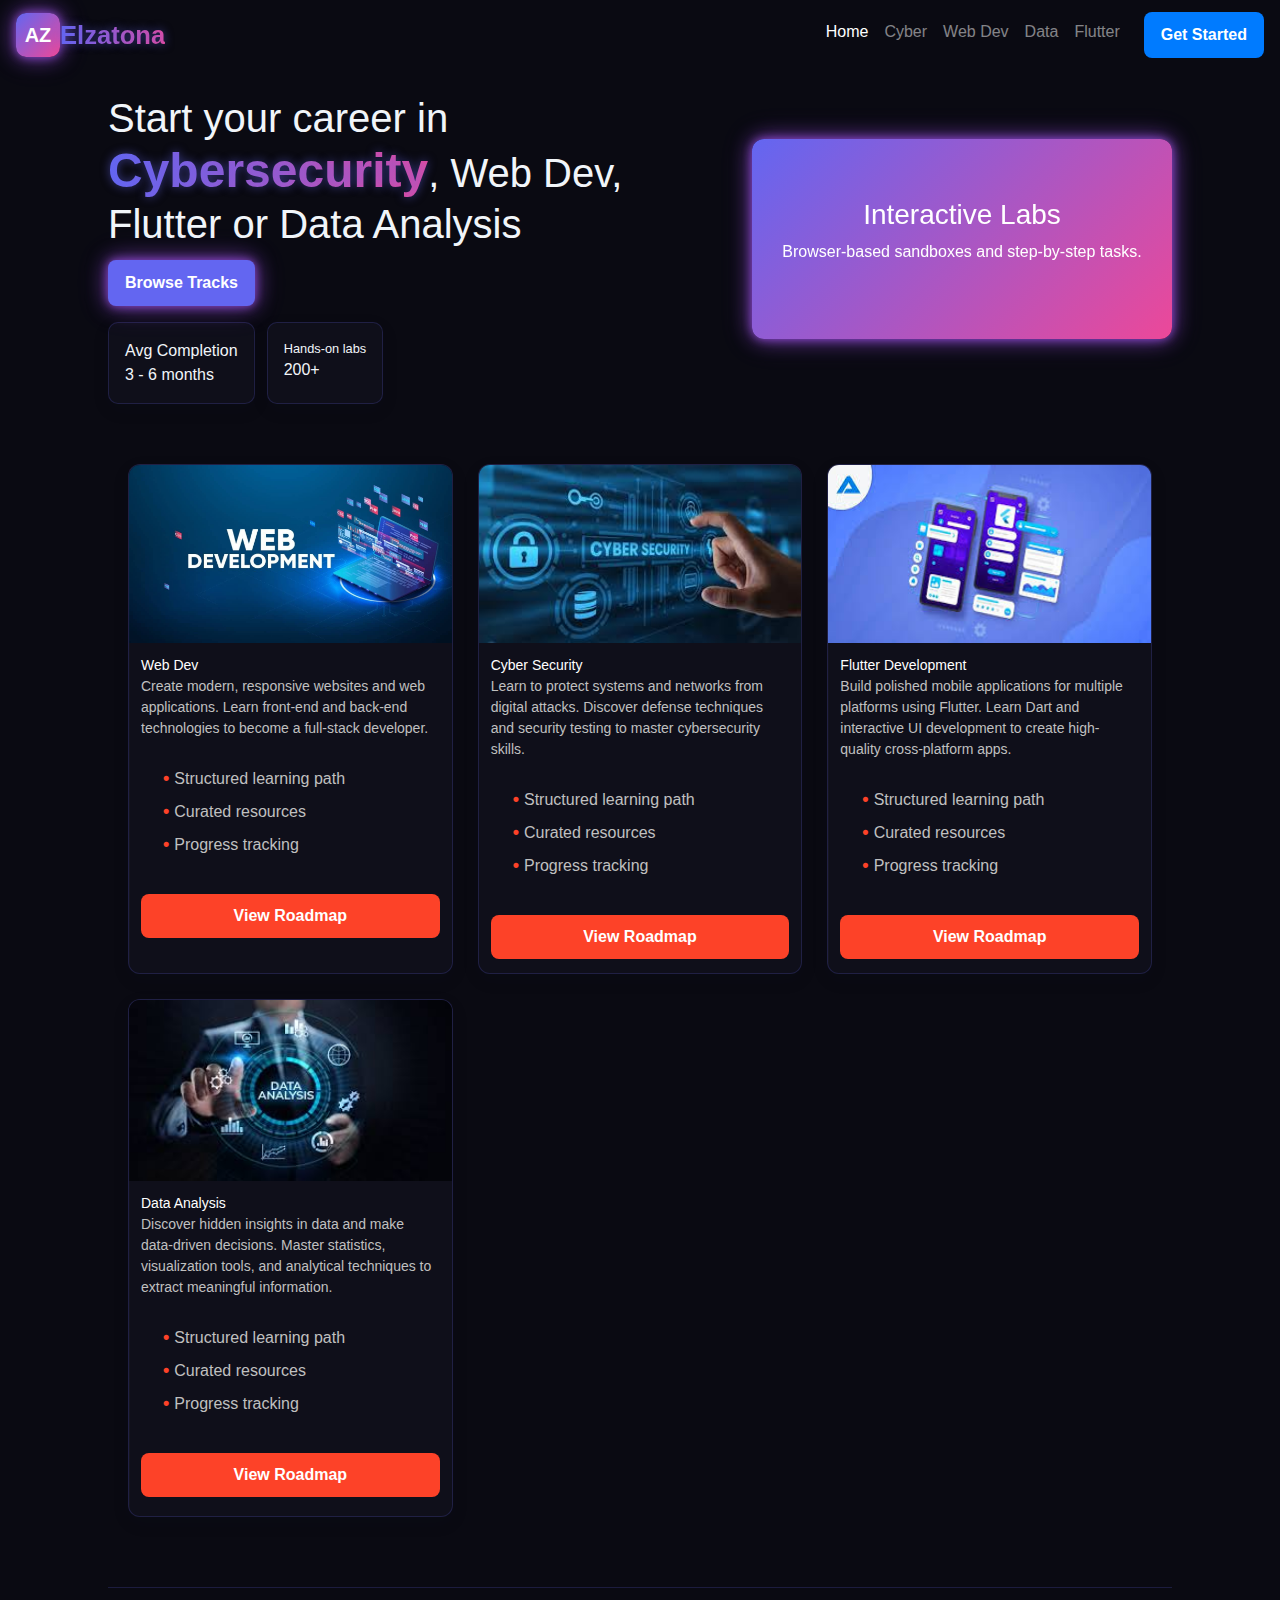
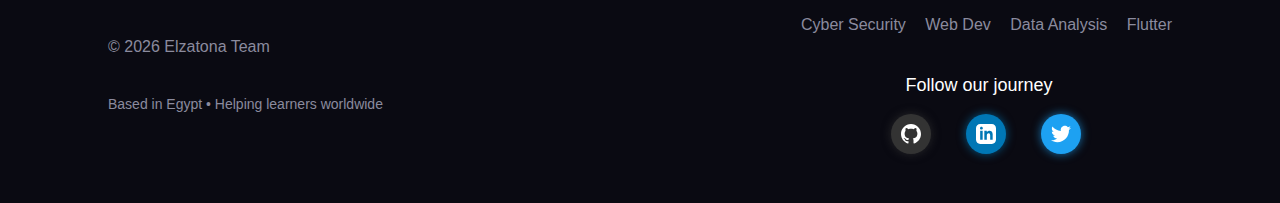
<file: index.html>
<!DOCTYPE html>
<html lang="en">
  <head>
    <meta charset="utf-8" />
    <meta name="viewport" content="width=device-width, initial-scale=1" />
    <meta
      name="description"
      content="Elzatona - Start your career in Cybersecurity, Web Development, Flutter, or Data Analysis with structured learning paths."
    />
    <meta
      name="keywords"
      content="cybersecurity, web development, flutter, data analysis, learning roadmap, tech education"
    />
    <meta name="author" content="Elzatona Team" />
    <meta name="robots" content="index, follow" />
    <title>Elzatona — Home</title>
    <link rel="stylesheet" href="css/bootstrap.css" />

    <link rel="stylesheet" href="style.css" />
    <link rel="icon" type="image/png" href="images/favicon.png" />
  </head>

  <body class="home-page">
    <!-- النقط اللي في الباك -->
    <nav class="navbar navbar-expand-lg navbar-dark bg-7C7CFF">
      <a class="navbar-brand d-flex align-items-center" href="index.html">
        <div class="brand me-2">AZ</div>
        <div class="title me-2">Elzatona</div>
      </a>

      <a href="#a" class="navbar-toggler" data-toggle="collapse">
        <span class="navbar-toggler-icon"></span>
      </a>

      <div id="a" class="collapse navbar-collapse">
        <ul class="navbar-nav ml-auto">
          <li class="nav-item">
            <a class="nav-link active" href="index.html">Home</a>
          </li>
          <li class="nav-item">
            <a class="nav-link" href="cyber.html">Cyber</a>
          </li>
          <li class="nav-item">
            <a class="nav-link" href="web.html">Web Dev</a>
          </li>
          <li class="nav-item">
            <a class="nav-link" href="data-analysis.html">Data</a>
          </li>
          <li class="nav-item">
            <a class="nav-link" href="flutter.html">Flutter</a>
          </li>
          <li class="nav-item">
            <a class="btn btn-primary ml-lg-3" href="#tracks">Get Started</a>
          </li>
        </ul>
      </div>
    </nav>

    <main class="container">
      <section class="HTS">
        <div class="HTS-left">
          <h1>
            Start your career in <span class="accent">Cybersecurity</span>, Web
            Dev, Flutter or Data Analysis
          </h1>

          <div class="cta">
            <a class="btn primary" href="#tracks">Browse Tracks</a>
          </div>

          <div class="stats">
            <div class="stat">
              <div class="">Avg Completion</div>
              <div class="big">3 - 6 months</div>
            </div>

            <div class="stat">
              <div class="small">Hands-on labs</div>
              <div class="big">200+</div>
            </div>
          </div>
        </div>

        <!-- CARD TRANSFORM -->
        <div class="HTS-right">
          <div class="flip-card">
            <div class="flip-card-inner">
              <div class="flip-card-front">
                <h3>Interactive Labs</h3>
                <p>Browser-based sandboxes and step-by-step tasks.</p>
              </div>
              <div class="flip-card-back">
                <h3>Featured Path</h3>
                <p>Cybersecurity - Foundations</p>
                <a
                  class="btn primary small"
                  href="cyber.html"
                  style="margin-top: 10px"
                  >Start</a
                >
              </div>
            </div>
          </div>
        </div>
      </section>

      <!-- Tracks -->
      <div class="tracks" id="tracks">
        <a class="track" href="web.html" id="web-track">
          <img
            class="img-track"
            src="images/web-photo.jpeg"
            alt="Web Track Image"
          />
          <div class="track-body">
            <div class="track-swatch purple">Web Dev</div>
            <div class="disc-track">
              <p>
                Create modern, responsive websites and web applications. Learn
                front-end and back-end technologies to become a full-stack
                developer.
              </p>
            </div>
            <ul class="track-feature">
              <li>Structured learning path</li>
              <li>Curated resources</li>
              <li>Progress tracking</li>
            </ul>
            <button class="track-butt btn">View Roadmap</button>
          </div>
        </a>
        <!-- Cyber Security Track -->
        <a class="track" href="cyber.html" id="cyber-track">
          <img
            class="img-track"
            src="images/cyber-photo.jfif"
            alt="Cyber Security Track Image"
          />
          <div class="track-body">
            <div class="track-swatch red">Cyber Security</div>
            <div class="disc-track">
              <p>
                Learn to protect systems and networks from digital attacks.
                Discover defense techniques and security testing to master
                cybersecurity skills.
              </p>
            </div>
            <ul class="track-feature">
              <li>Structured learning path</li>
              <li>Curated resources</li>
              <li>Progress tracking</li>
            </ul>
            <button class="track-butt btn">View Roadmap</button>
          </div>
        </a>

        <!-- Flutter Track -->
        <a class="track" href="flutter.html" id="flutter-track">
          <img
            class="img-track"
            src="images/flutter.photo.jfif"
            alt="Flutter Track Image"
          />
          <div class="track-body">
            <div class="track-swatch blue">Flutter Development</div>
            <div class="disc-track">
              <p>
                Build polished mobile applications for multiple platforms using
                Flutter. Learn Dart and interactive UI development to create
                high-quality cross-platform apps.
              </p>
            </div>
            <ul class="track-feature">
              <li>Structured learning path</li>
              <li>Curated resources</li>
              <li>Progress tracking</li>
            </ul>
            <button class="track-butt btn">View Roadmap</button>
          </div>
        </a>

        <!-- Data Analysis Track -->
        <a class="track" href="data-analysis.html" id="data-track">
          <img
            class="img-track"
            src="images/data.photo.jfif"
            alt="Data Analysis Track Image"
          />
          <div class="track-body">
            <div class="track-swatch green">Data Analysis</div>
            <div class="disc-track">
              <p>
                Discover hidden insights in data and make data-driven decisions.
                Master statistics, visualization tools, and analytical
                techniques to extract meaningful information.
              </p>
            </div>
            <ul class="track-feature">
              <li>Structured learning path</li>
              <li>Curated resources</li>
              <li>Progress tracking</li>
            </ul>
            <button class="track-butt btn">View Roadmap</button>
          </div>
        </a>
      </div>

       <!-- Footer -->
    <footer class="foot">
      <div style="display: flex; flex-direction: column; gap: 15px;">
        <div>© 2026 Elzatona Team </div>
        <div class="contact-info">
          <p> Based in Egypt • Helping learners worldwide</p>
        </div>
      </div>
      <div style="display: flex; flex-direction: column; gap: 15px;">
        <div>
          <a href="cyber.html">Cyber Security</a>
          <a href="web.html">Web Dev</a>
          <a href="data-analysis.html">Data Analysis</a>
          <a href="flutter.html">Flutter</a>
        </div>
        
        <div class="social-media">
          <div class="social-title">Follow our journey</div>
          <div class="social-icons">
            <a href="https://github.com/3mmar3bdalkber/HTS-Roadmap-Programming-fields" target="_blank" class="social-icon github" title="GitHub">
              <svg xmlns="http://www.w3.org/2000/svg" width="20" height="20" viewBox="0 0 24 24" fill="white">
                <path d="M12 0c-6.626 0-12 5.373-12 12 0 5.302 3.438 9.8 8.207 11.387.599.111.793-.261.793-.577v-2.234c-3.338.726-4.033-1.416-4.033-1.416-.546-1.387-1.333-1.756-1.333-1.756-1.089-.745.083-.729.083-.729 1.205.084 1.839 1.237 1.839 1.237 1.07 1.834 2.807 1.304 3.492.997.107-.775.418-1.305.762-1.604-2.665-.305-5.467-1.334-5.467-5.931 0-1.311.469-2.381 1.236-3.221-.124-.303-.535-1.524.117-3.176 0 0 1.008-.322 3.301 1.23.957-.266 1.983-.399 3.003-.404 1.02.005 2.047.138 3.006.404 2.291-1.552 3.297-1.23 3.297-1.23.653 1.653.242 2.874.118 3.176.77.84 1.235 1.911 1.235 3.221 0 4.609-2.807 5.624-5.479 5.921.43.372.823 1.102.823 2.222v3.293c0 .319.192.694.801.576 4.765-1.589 8.199-6.086 8.199-11.386 0-6.627-5.373-12-12-12z"/>
              </svg>
            </a>
            <a href="https://linkedin.com" target="_blank" class="social-icon linkedin" title="LinkedIn">
              <svg xmlns="http://www.w3.org/2000/svg" width="20" height="20" viewBox="0 0 24 24" fill="white">
                <path d="M19 0h-14c-2.761 0-5 2.239-5 5v14c0 2.761 2.239 5 5 5h14c2.762 0 5-2.239 5-5v-14c0-2.761-2.238-5-5-5zm-11 19h-3v-11h3v11zm-1.5-12.268c-.966 0-1.75-.79-1.75-1.764s.784-1.764 1.75-1.764 1.75.79 1.75 1.764-.783 1.764-1.75 1.764zm13.5 12.268h-3v-5.604c0-3.368-4-3.113-4 0v5.604h-3v-11h3v1.765c1.396-2.586 7-2.777 7 2.476v6.759z"/>
              </svg>
            </a>
            <a href="https://x.com/3mmar_3bdulkber" target="_blank" class="social-icon twitter" title="Twitter">
              <svg xmlns="http://www.w3.org/2000/svg" width="20" height="20" viewBox="0 0 24 24" fill="white">
                <path d="M24 4.557c-.883.392-1.832.656-2.828.775 1.017-.609 1.798-1.574 2.165-2.724-.951.564-2.005.974-3.127 1.195-.897-.957-2.178-1.555-3.594-1.555-3.179 0-5.515 2.966-4.797 6.045-4.091-.205-7.719-2.165-10.148-5.144-1.29 2.213-.669 5.108 1.523 6.574-.806-.026-1.566-.247-2.229-.616-.054 2.281 1.581 4.415 3.949 4.89-.693.188-1.452.232-2.224.084.626 1.956 2.444 3.379 4.6 3.419-2.07 1.623-4.678 2.348-7.29 2.04 2.179 1.397 4.768 2.212 7.548 2.212 9.142 0 14.307-7.721 13.995-14.646.962-.695 1.797-1.562 2.457-2.549z"/>
              </svg>
            </a>
          </div>
        </div>
      </div>
    </footer>
    </main>
    <script src="js/jquery-3.7.1.min.js"></script>
    <script src="js/popper.min.js"></script>
    <script src="js/bootstrap.js"></script>

    <script src="ja.js"></script>
  </body>
</html>
</file>
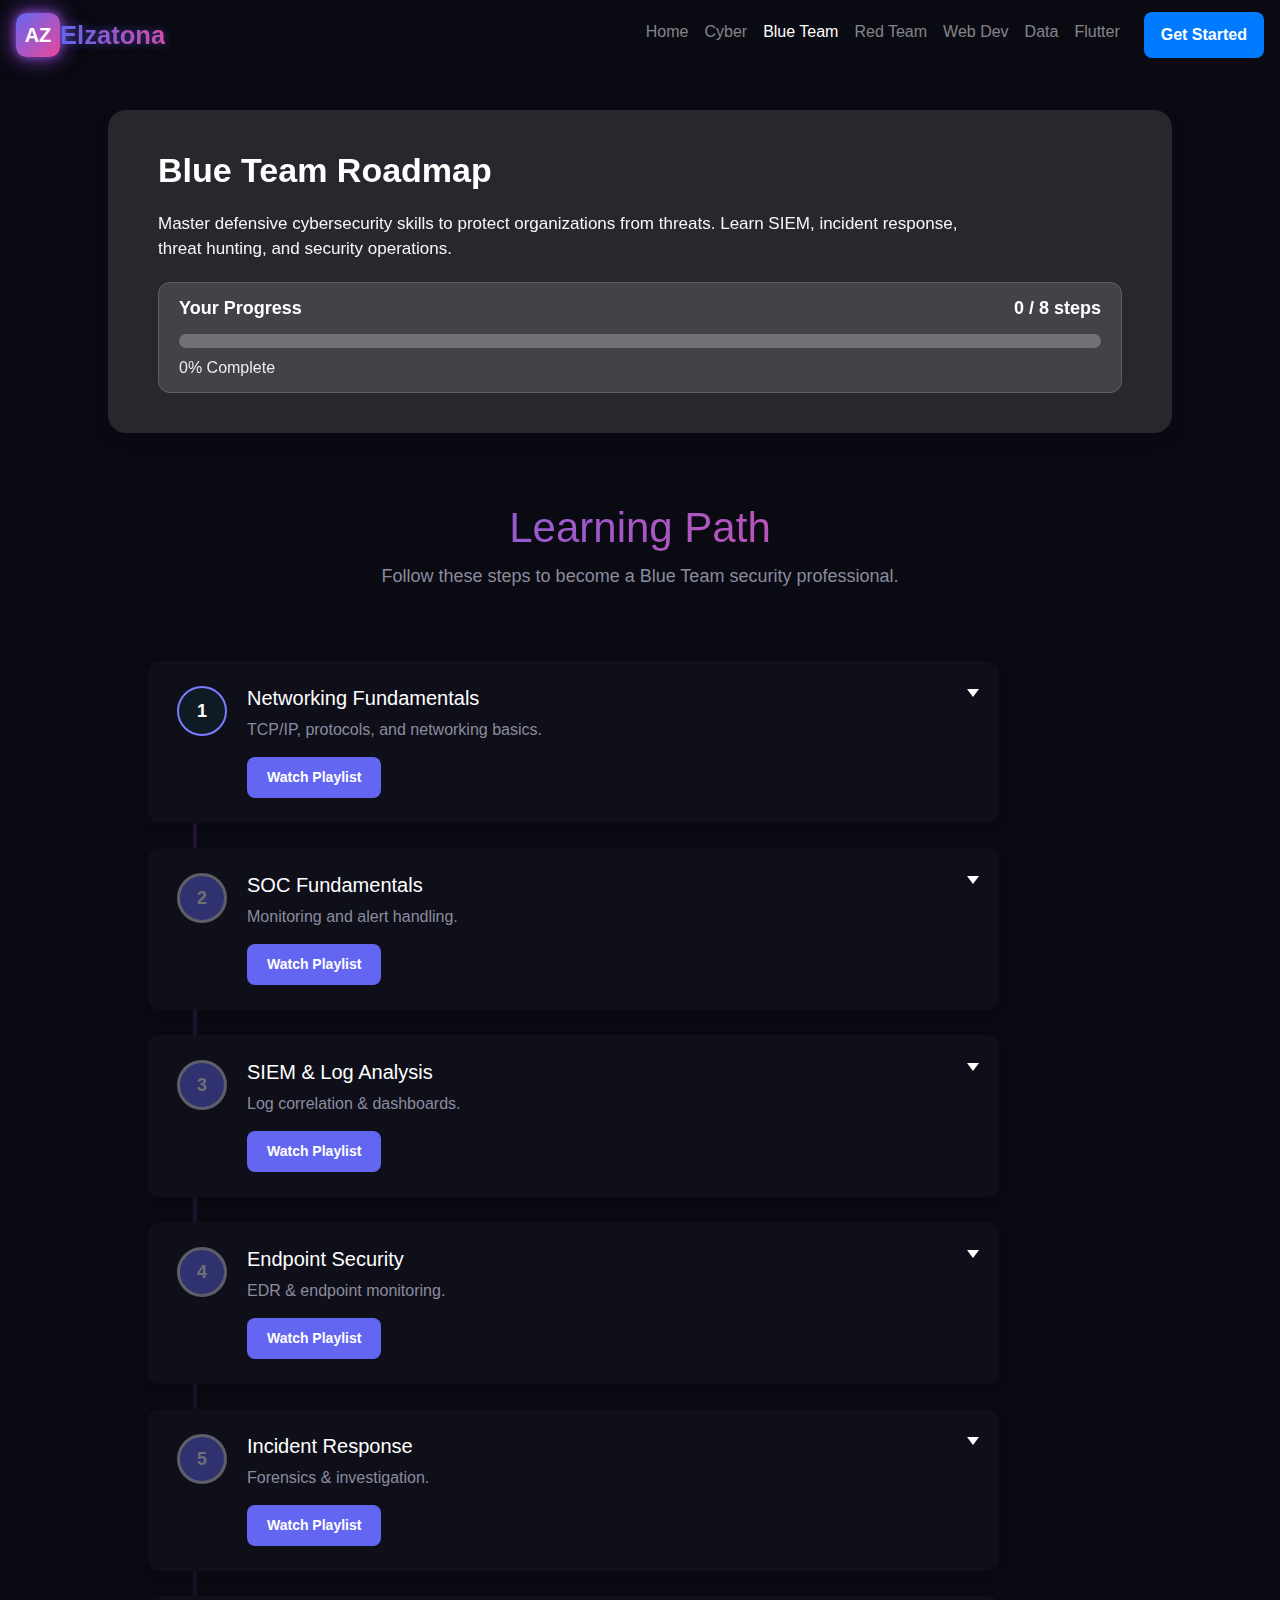
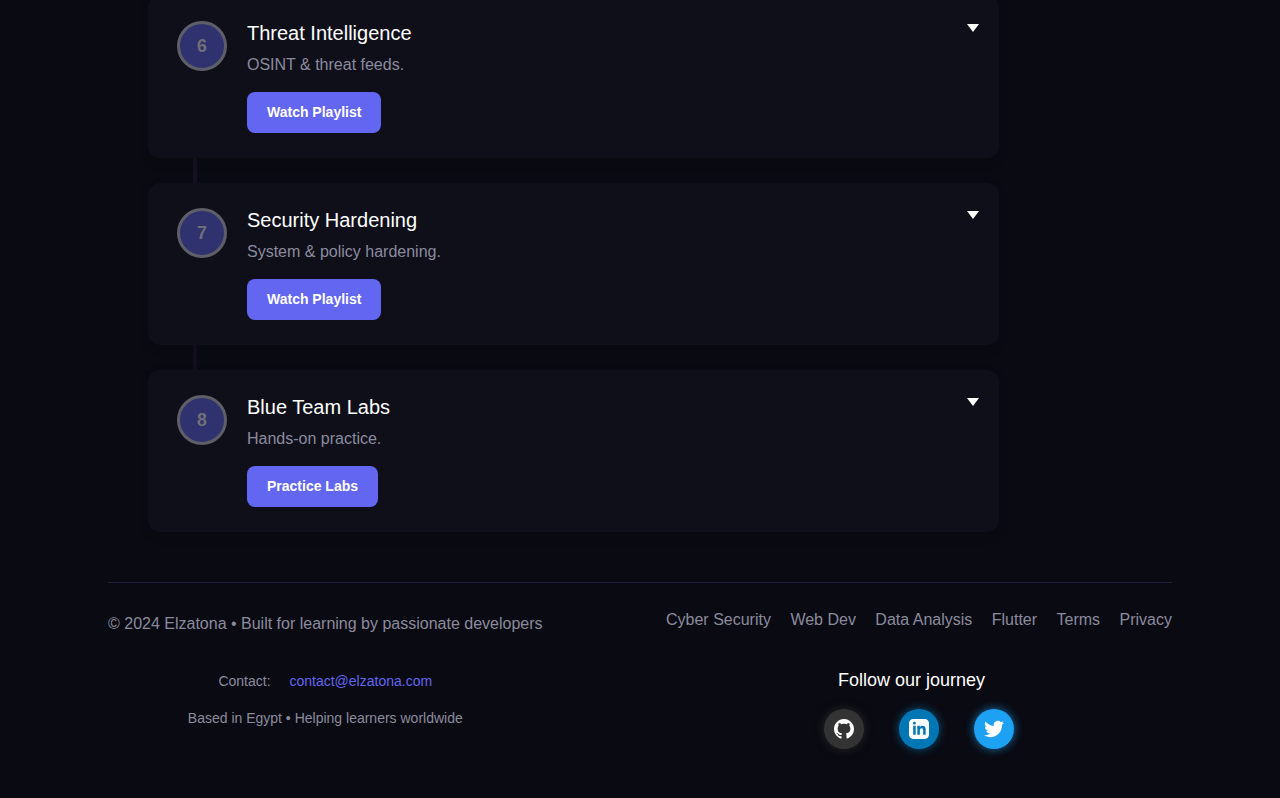
<file: blue-team.html>
<!DOCTYPE html>
<html lang="en">

<head>
  <meta charset="utf-8" />
  <meta name="viewport" content="width=device-width, initial-scale=1" />
  <meta name="description" content="Elzatona Blue Team - Master defensive cybersecurity skills including SIEM, incident response, threat hunting, and security operations.">
  <meta name="keywords" content="blue team, cybersecurity, SIEM, incident response, threat hunting, security operations, SOC">
  <meta name="author" content="Elzatona Team">
  <title>Elzatona — Blue Team</title>
    <link rel="stylesheet" href="css/bootstrap.css" />
  <link rel="stylesheet" href="style.css" />
  <link rel="icon" type="image/png" href="images/favicon.png" />

</head>

<body class="cyber-page">


      <nav class="navbar navbar-expand-lg navbar-dark bg-7C7CFF">
      <a class="navbar-brand d-flex align-items-center" href="#index.html">
        <div class="brand me-2">AZ</div>
        <div class="title me-2">Elzatona</div>
      </a>

      <a href="#a" class="navbar-toggler" data-toggle="collapse">
        <span class="navbar-toggler-icon"></span>
      </a>

      <div id="a" class="collapse navbar-collapse">
        <ul class="navbar-nav ml-auto">
          <li class="nav-item">
            <a class="nav-link" href="index.html">Home</a>
          </li>
          <li class="nav-item">
            <a class="nav-link " href="cyber.html">Cyber</a>
          </li>
           <li class="nav-item">
            <a class="nav-link active" href="blue-team.html">Blue Team</a>
          </li> <li class="nav-item">
            <a class="nav-link" href="red-team.html">Red Team</a>
          </li>
          <li class="nav-item">
            <a class="nav-link" href="web.html">Web Dev</a>
          </li>
          <li class="nav-item">
            <a class="nav-link" href="data-analysis.html">Data</a>
          </li>
          <li class="nav-item">
            <a class="nav-link" href="flutter.html">Flutter</a>
          </li>
          <li class="nav-item">
            <a class="btn btn-primary ml-lg-3" href="#tracks">Get Started</a>
          </li>
        </ul>
      </div>
    </nav>
  <main class="container">
    <section class="track-section">
      <h2>Blue Team Roadmap</h2>
      <p class="muted">
        Master defensive cybersecurity skills to protect organizations from threats.
        Learn SIEM, incident response, threat hunting, and security operations.
      </p>
      
      <!-- Progress Bar -->
      <div class="track-progress">
        <div class="progress-header">
          <span>Your Progress</span>
          <span id="stepCount">1 / 6 steps</span>
        </div>
        <div class="track-progress-bar">
          <div class="track-progress-fill" id="trackFill"></div>
        </div>
        <div class="track-progress-label" id="trackLabel">17% Complete</div>
      </div>
    </section>

    <section class="header-section">
      <h1>Learning Path</h1>
      <p>Follow these steps to become a Blue Team security professional.</p>
    </section>

<div class="steps">

<div class="step">
  <div class="number">1</div>
  <div class="content">
    <h3>Networking Fundamentals</h3>
    <p>TCP/IP, protocols, and networking basics.</p>
    <a class="step-btn" href="https://www.youtube.com/watch?v=qiQR5rTSshw" target="_blank">Watch Playlist</a>
  </div>

</div>
  <div class="content1">
    <ul>
      <li>OSI & TCP/IP models</li>
      <li>Common protocols</li>
      <li>Ports & services</li>
    </ul>
  </div>
<div class="step">
  <div class="number">2</div>
  <div class="content">
    <h3>SOC Fundamentals</h3>
    <p>Monitoring and alert handling.</p>
    <a class="step-btn" href="https://www.youtube.com/watch?v=5e7Nu05vC1Q" target="_blank">Watch Playlist</a>
  </div>

</div>
  <div class="content1">
    <ul>
      <li>SOC roles</li>
      <li>Alert triage</li>
      <li>Escalation process</li>
    </ul>
  </div>
<div class="step">
  <div class="number">3</div>
  <div class="content">
    <h3>SIEM & Log Analysis</h3>
    <p>Log correlation & dashboards.</p>
    <a class="step-btn" href="https://www.youtube.com/watch?v=OhE1MAhI_pI" target="_blank">Watch Playlist</a>
  </div>

</div>
  <div class="content1">
    <ul>
      <li>Splunk / ELK</li>
      <li>Log parsing</li>
      <li>Detection rules</li>
    </ul>
  </div>
<div class="step">
  <div class="number">4</div>
  <div class="content">
    <h3>Endpoint Security</h3>
    <p>EDR & endpoint monitoring.</p>
    <a class="step-btn" href="https://www.youtube.com/watch?v=6y4Y0a-bs6A" target="_blank">Watch Playlist</a>
  </div>

</div>
  <div class="content1">
    <ul>
      <li>EDR tools</li>
      <li>Threat hunting</li>
      <li>YARA rules</li>
    </ul>
  </div>
<div class="step">
  <div class="number">5</div>
  <div class="content">
    <h3>Incident Response</h3>
    <p>Forensics & investigation.</p>
    <a class="step-btn" href="https://www.youtube.com/watch?v=3Uv4yR4_-_4" target="_blank">Watch Playlist</a>
  </div>
 
</div>
 <div class="content1">
    <ul>
      <li>IR lifecycle</li>
      <li>Evidence handling</li>
      <li>Containment</li>
    </ul>
  </div>
<div class="step">
  <div class="number">6</div>
  <div class="content">
    <h3>Threat Intelligence</h3>
    <p>OSINT & threat feeds.</p>
    <a class="step-btn" href="https://www.youtube.com/watch?v=5e7Nu05vC1Q" target="_blank">Watch Playlist</a>
  </div>

</div>
  <div class="content1">
    <ul>
      <li>IOCs</li>
      <li>Threat reports</li>
      <li>Analysis mindset</li>
    </ul>
  </div>
<div class="step">
  <div class="number">7</div>
  <div class="content">
    <h3>Security Hardening</h3>
    <p>System & policy hardening.</p>
    <a class="step-btn" href="https://www.youtube.com/watch?v=qiQR5rTSshw" target="_blank">Watch Playlist</a>
  </div>

</div>
  <div class="content1">
    <ul>
      <li>Baseline configs</li>
      <li>Least privilege</li>
      <li>Compliance</li>
    </ul>
  </div>
<div class="step">
  <div class="number">8</div>
  <div class="content">
    <h3>Blue Team Labs</h3>
    <p>Hands-on practice.</p>
    <a class="step-btn" href="https://blueteamlabs.online/" target="_blank">Practice Labs</a>
  </div>
 
</div>
 <div class="content1">
    <ul>
      <li>SIEM scenarios</li>
      <li>IR simulations</li>
      <li>Real incidents</li>
    </ul>
  </div>
</div>


    <!-- Footer with Social Media -->
    <footer class="foot">
      <div style="display: flex; flex-direction: column; gap: 15px;">
        <div>© 2024 Elzatona • Built for learning by passionate developers</div>
        <div class="contact-info">
          <p> Contact: <a href="mailto:contact@elzatona.com">contact@elzatona.com</a></p>
          <p> Based in Egypt • Helping learners worldwide</p>
        </div>
      </div>
      <div style="display: flex; flex-direction: column; gap: 15px;">
        <div>
          <a href="cyber.html">Cyber Security</a>
          <a href="web.html">Web Dev</a>
          <a href="data-analysis.html">Data Analysis</a>
          <a href="flutter.html">Flutter</a>
          <a href="#">Terms</a>
          <a href="#">Privacy</a>
        </div>
        
        <div class="social-media">
          <div class="social-title">Follow our journey</div>
          <div class="social-icons">
            <a href="https://github.com/3mmar3bdalkber/HTS-Roadmap-Programming-fields" target="_blank" class="social-icon github" title="GitHub">
              <svg xmlns="http://www.w3.org/2000/svg" width="20" height="20" viewBox="0 0 24 24" fill="white">
                <path d="M12 0c-6.626 0-12 5.373-12 12 0 5.302 3.438 9.8 8.207 11.387.599.111.793-.261.793-.577v-2.234c-3.338.726-4.033-1.416-4.033-1.416-.546-1.387-1.333-1.756-1.333-1.756-1.089-.745.083-.729.083-.729 1.205.084 1.839 1.237 1.839 1.237 1.07 1.834 2.807 1.304 3.492.997.107-.775.418-1.305.762-1.604-2.665-.305-5.467-1.334-5.467-5.931 0-1.311.469-2.381 1.236-3.221-.124-.303-.535-1.524.117-3.176 0 0 1.008-.322 3.301 1.23.957-.266 1.983-.399 3.003-.404 1.02.005 2.047.138 3.006.404 2.291-1.552 3.297-1.23 3.297-1.23.653 1.653.242 2.874.118 3.176.77.84 1.235 1.911 1.235 3.221 0 4.609-2.807 5.624-5.479 5.921.43.372.823 1.102.823 2.222v3.293c0 .319.192.694.801.576 4.765-1.589 8.199-6.086 8.199-11.386 0-6.627-5.373-12-12-12z"/>
              </svg>
            </a>
            <a href="https://linkedin.com" target="_blank" class="social-icon linkedin" title="LinkedIn">
              <svg xmlns="http://www.w3.org/2000/svg" width="20" height="20" viewBox="0 0 24 24" fill="white">
                <path d="M19 0h-14c-2.761 0-5 2.239-5 5v14c0 2.761 2.239 5 5 5h14c2.762 0 5-2.239 5-5v-14c0-2.761-2.238-5-5-5zm-11 19h-3v-11h3v11zm-1.5-12.268c-.966 0-1.75-.79-1.75-1.764s.784-1.764 1.75-1.764 1.75.79 1.75 1.764-.783 1.764-1.75 1.764zm13.5 12.268h-3v-5.604c0-3.368-4-3.113-4 0v5.604h-3v-11h3v1.765c1.396-2.586 7-2.777 7 2.476v6.759z"/>
              </svg>
            </a>
            <a href="https://x.com/3mmar_3bdulkber" target="_blank" class="social-icon twitter" title="Twitter">
              <svg xmlns="http://www.w3.org/2000/svg" width="20" height="20" viewBox="0 0 24 24" fill="white">
                <path d="M24 4.557c-.883.392-1.832.656-2.828.775 1.017-.609 1.798-1.574 2.165-2.724-.951.564-2.005.974-3.127 1.195-.897-.957-2.178-1.555-3.594-1.555-3.179 0-5.515 2.966-4.797 6.045-4.091-.205-7.719-2.165-10.148-5.144-1.29 2.213-.669 5.108 1.523 6.574-.806-.026-1.566-.247-2.229-.616-.054 2.281 1.581 4.415 3.949 4.89-.693.188-1.452.232-2.224.084.626 1.956 2.444 3.379 4.6 3.419-2.07 1.623-4.678 2.348-7.29 2.04 2.179 1.397 4.768 2.212 7.548 2.212 9.142 0 14.307-7.721 13.995-14.646.962-.695 1.797-1.562 2.457-2.549z"/>
              </svg>
            </a>
          </div>
        </div>
      </div>
    </footer>
  </main>
    <script src="js/jquery-3.7.1.min.js"></script>
    <script src="js/popper.min.js"></script>
    <script src="js/bootstrap.js"></script>
  <script src="ja.js"></script>
</body>

</html>
</file>
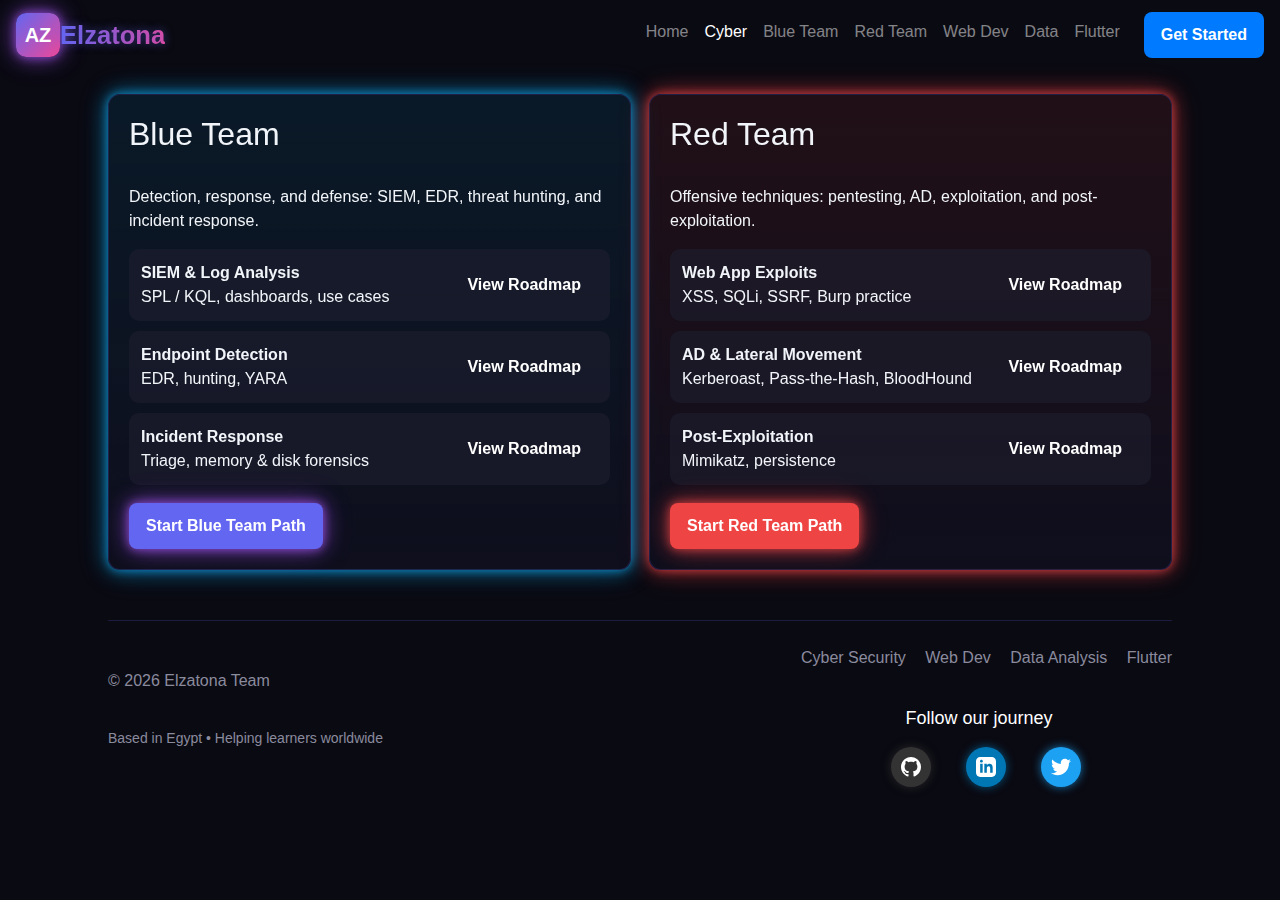
<file: cyber.html>
<!DOCTYPE html>
<html lang="en">

<head>
  <meta charset="UTF-8">
  <meta name="viewport" content="width=device-width, initial-scale=1.0">
  <meta name="description" content="Elzatona Cybersecurity - Learn Blue Team defense and Red Team offense with comprehensive learning paths.">
  <meta name="keywords" content="cybersecurity, blue team, red team, security operations, penetration testing, threat hunting">
  <meta name="author" content="Elzatona Team">
  <title>Elzatona — Cybersecurity</title>
  <link rel="stylesheet" href="css/bootstrap.css" />
  <link rel="stylesheet" href="style.css">
  <link rel="icon" type="image/png" href="images/favicon.png" />

</head>

<body class="cyber-page">


      <nav class="navbar navbar-expand-lg navbar-dark bg-7C7CFF">
      <a class="navbar-brand d-flex align-items-center" href="index.html">
        <div class="brand me-2">AZ</div>
        <div class="title me-2">Elzatona</div>
      </a>

      <a href="#a" class="navbar-toggler" data-toggle="collapse">
        <span class="navbar-toggler-icon"></span>
      </a>

      <div id="a" class="collapse navbar-collapse">
        <ul class="navbar-nav ml-auto">
          <li class="nav-item">
            <a class="nav-link" href="index.html">Home</a>
          </li>
          <li class="nav-item">
            <a class="nav-link active" href="cyber.html">Cyber</a>
          </li>
           <li class="nav-item">
            <a class="nav-link" href="blue-team.html">Blue Team</a>
          </li> <li class="nav-item">
            <a class="nav-link" href="red-team.html">Red Team</a>
          </li>
          <li class="nav-item">
            <a class="nav-link" href="web.html">Web Dev</a>
          </li>
          <li class="nav-item">
            <a class="nav-link" href="data-analysis.html">Data</a>
          </li>
          <li class="nav-item">
            <a class="nav-link" href="flutter.html">Flutter</a>
          </li>
          <li class="nav-item">
            <a class="btn btn-primary ml-lg-3" href="#tracks">Get Started</a>
          </li>
        </ul>
      </div>
    </nav>

  <main class="container cyber-container">
    <section class="split">
      <!-- Blue Team Panel -->
      <div class="panel blue-panel">
        <div class="hover-overlay blue-hover"></div>
        <h2>Blue Team</h2>
        <br>
        <br>
        <p>Detection, response, and defense: SIEM, EDR, threat hunting, and incident response.</p>

        <ul class="list">
          <li>
            <div>
              <strong>SIEM & Log Analysis</strong>
              <div class="muted">SPL / KQL, dashboards, use cases</div>
            </div>
            <a class="btn" href="blue-team.html">View Roadmap</a>
          </li>
          <li>
            <div>
              <strong>Endpoint Detection</strong>
              <div class="muted">EDR, hunting, YARA</div>
            </div>
            <a class="btn" href="blue-team.html">View Roadmap</a>
          </li>
          <li>
            <div>
              <strong>Incident Response</strong>
              <div class="muted">Triage, memory & disk forensics</div>
            </div>
            <a class="btn" href="blue-team.html">View Roadmap</a>
          </li>
        </ul>

        <a class="btn primary" href="blue-team.html">Start Blue Team Path</a>
      </div>

      <!-- Red Team Panel -->
      <div class="panel red-panel">
        <div class="hover-overlay red-hover"></div>
        <h2>Red Team</h2>
        <br>
        <br>
        <p>Offensive techniques: pentesting, AD, exploitation, and post-exploitation.</p>

        <ul class="list">
          <li>
            <div>
              <strong>Web App Exploits</strong>
              <div class="muted">XSS, SQLi, SSRF, Burp practice</div>
            </div>
            <a class="btn" href="red-team.html">View Roadmap</a>
          </li>
          <li>
            <div>
              <strong>AD & Lateral Movement</strong>
              <div class="muted">Kerberoast, Pass-the-Hash, BloodHound</div>
            </div>
            <a class="btn" href="red-team.html">View Roadmap</a>
          </li>
          <li>
            <div>
              <strong>Post-Exploitation</strong>
              <div class="muted">Mimikatz, persistence</div>
            </div>
            <a class="btn" href="red-team.html">View Roadmap</a>
          </li>
        </ul>

        <a class="btn red" href="red-team.html">Start Red Team Path</a>
      </div>
    </section>
      <!-- Footer with Social Media -->
    <footer class="foot">
      <div style="display: flex; flex-direction: column; gap: 15px;">
        <div>© 2026 Elzatona Team </div>
        <div class="contact-info">
          <p> Based in Egypt • Helping learners worldwide</p>
        </div>
      </div>
      <div style="display: flex; flex-direction: column; gap: 15px;">
        <div>
          <a href="cyber.html">Cyber Security</a>
          <a href="web.html">Web Dev</a>
          <a href="data-analysis.html">Data Analysis</a>
          <a href="flutter.html">Flutter</a>
        </div>
        
        <div class="social-media">
          <div class="social-title">Follow our journey</div>
          <div class="social-icons">
            <a href="https://github.com/3mmar3bdalkber/HTS-Roadmap-Programming-fields" target="_blank" class="social-icon github" title="GitHub">
              <svg xmlns="http://www.w3.org/2000/svg" width="20" height="20" viewBox="0 0 24 24" fill="white">
                <path d="M12 0c-6.626 0-12 5.373-12 12 0 5.302 3.438 9.8 8.207 11.387.599.111.793-.261.793-.577v-2.234c-3.338.726-4.033-1.416-4.033-1.416-.546-1.387-1.333-1.756-1.333-1.756-1.089-.745.083-.729.083-.729 1.205.084 1.839 1.237 1.839 1.237 1.07 1.834 2.807 1.304 3.492.997.107-.775.418-1.305.762-1.604-2.665-.305-5.467-1.334-5.467-5.931 0-1.311.469-2.381 1.236-3.221-.124-.303-.535-1.524.117-3.176 0 0 1.008-.322 3.301 1.23.957-.266 1.983-.399 3.003-.404 1.02.005 2.047.138 3.006.404 2.291-1.552 3.297-1.23 3.297-1.23.653 1.653.242 2.874.118 3.176.77.84 1.235 1.911 1.235 3.221 0 4.609-2.807 5.624-5.479 5.921.43.372.823 1.102.823 2.222v3.293c0 .319.192.694.801.576 4.765-1.589 8.199-6.086 8.199-11.386 0-6.627-5.373-12-12-12z"/>
              </svg>
            </a>
            <a href="https://linkedin.com" target="_blank" class="social-icon linkedin" title="LinkedIn">
              <svg xmlns="http://www.w3.org/2000/svg" width="20" height="20" viewBox="0 0 24 24" fill="white">
                <path d="M19 0h-14c-2.761 0-5 2.239-5 5v14c0 2.761 2.239 5 5 5h14c2.762 0 5-2.239 5-5v-14c0-2.761-2.238-5-5-5zm-11 19h-3v-11h3v11zm-1.5-12.268c-.966 0-1.75-.79-1.75-1.764s.784-1.764 1.75-1.764 1.75.79 1.75 1.764-.783 1.764-1.75 1.764zm13.5 12.268h-3v-5.604c0-3.368-4-3.113-4 0v5.604h-3v-11h3v1.765c1.396-2.586 7-2.777 7 2.476v6.759z"/>
              </svg>
            </a>
            <a href="https://x.com/3mmar_3bdulkber" target="_blank" class="social-icon twitter" title="Twitter">
              <svg xmlns="http://www.w3.org/2000/svg" width="20" height="20" viewBox="0 0 24 24" fill="white">
                <path d="M24 4.557c-.883.392-1.832.656-2.828.775 1.017-.609 1.798-1.574 2.165-2.724-.951.564-2.005.974-3.127 1.195-.897-.957-2.178-1.555-3.594-1.555-3.179 0-5.515 2.966-4.797 6.045-4.091-.205-7.719-2.165-10.148-5.144-1.29 2.213-.669 5.108 1.523 6.574-.806-.026-1.566-.247-2.229-.616-.054 2.281 1.581 4.415 3.949 4.89-.693.188-1.452.232-2.224.084.626 1.956 2.444 3.379 4.6 3.419-2.07 1.623-4.678 2.348-7.29 2.04 2.179 1.397 4.768 2.212 7.548 2.212 9.142 0 14.307-7.721 13.995-14.646.962-.695 1.797-1.562 2.457-2.549z"/>
              </svg>
            </a>
          </div>
        </div>
      </div>
    </footer>
  </main>
    <script src="js/jquery-3.7.1.min.js"></script>
    <script src="js/popper.min.js"></script>
    <script src="js/bootstrap.js"></script>
  <script src="ja.js"></script>
</body>

</html>
</file>
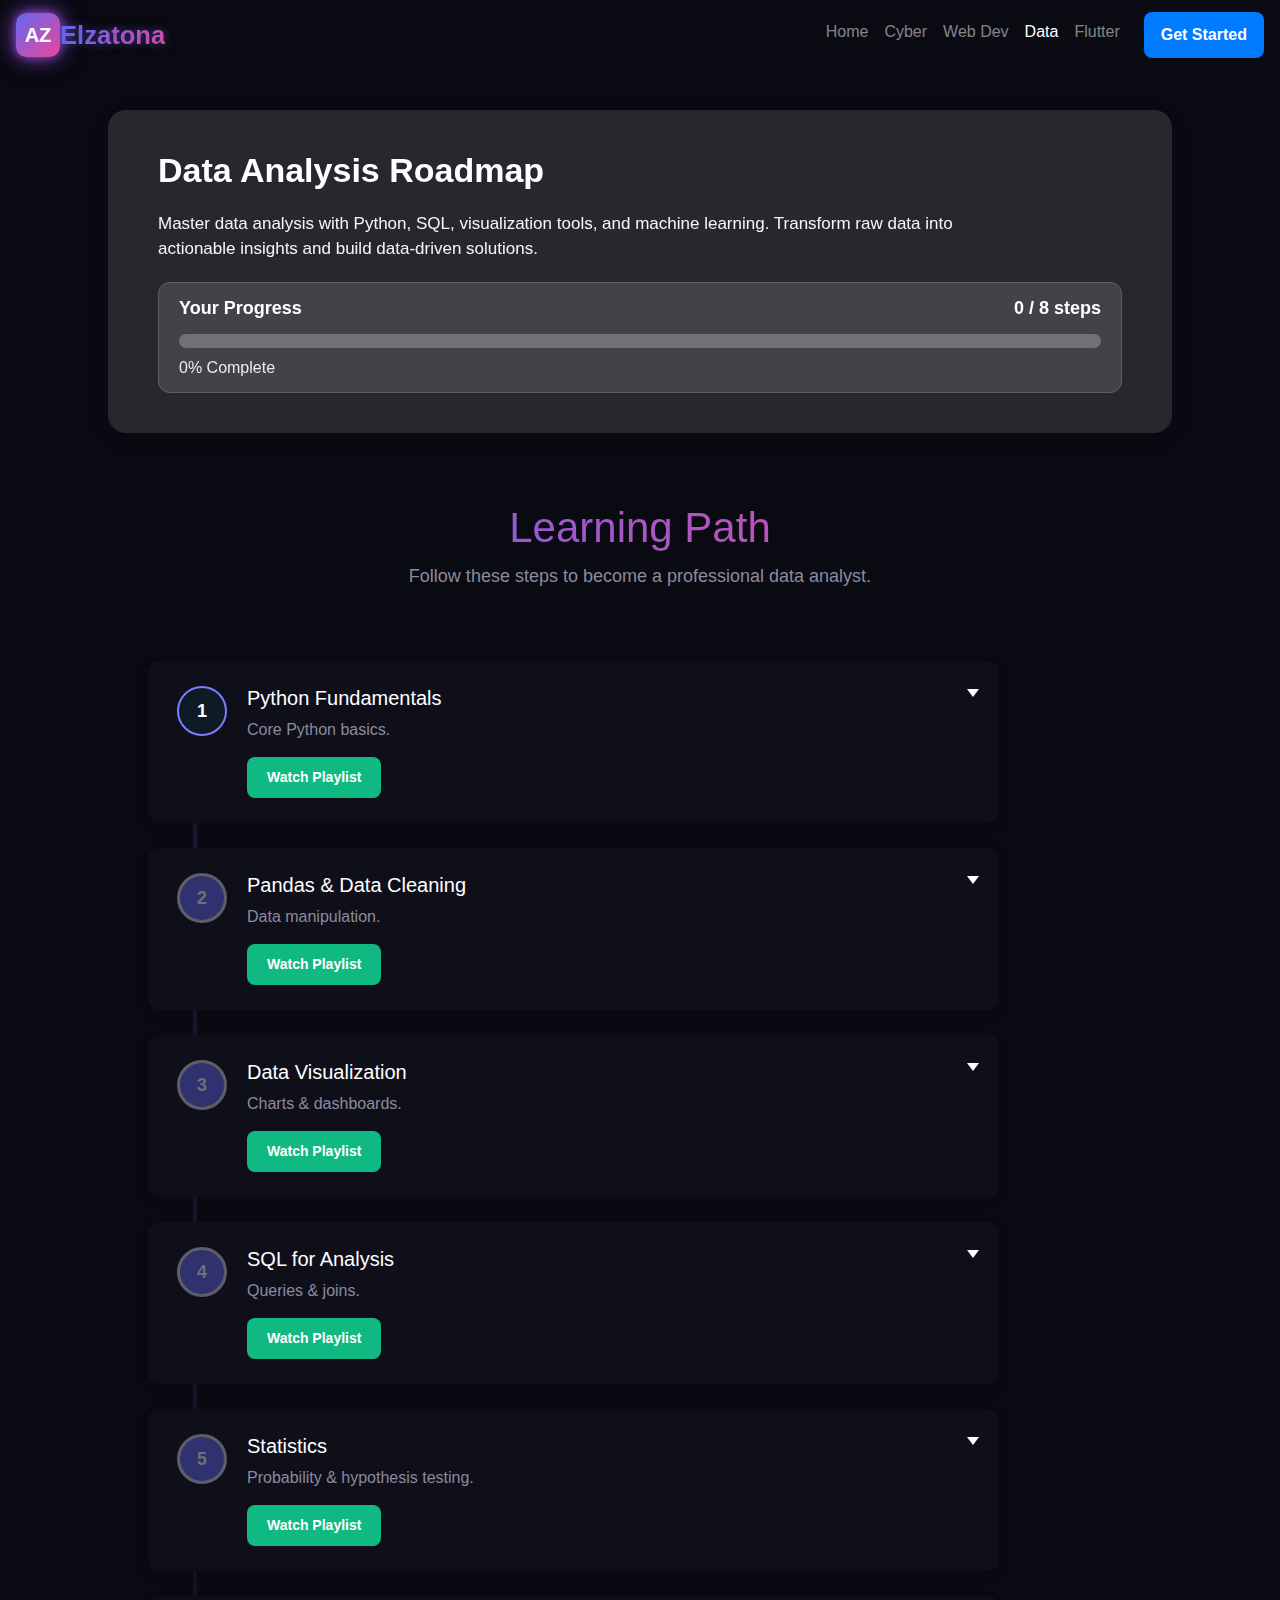
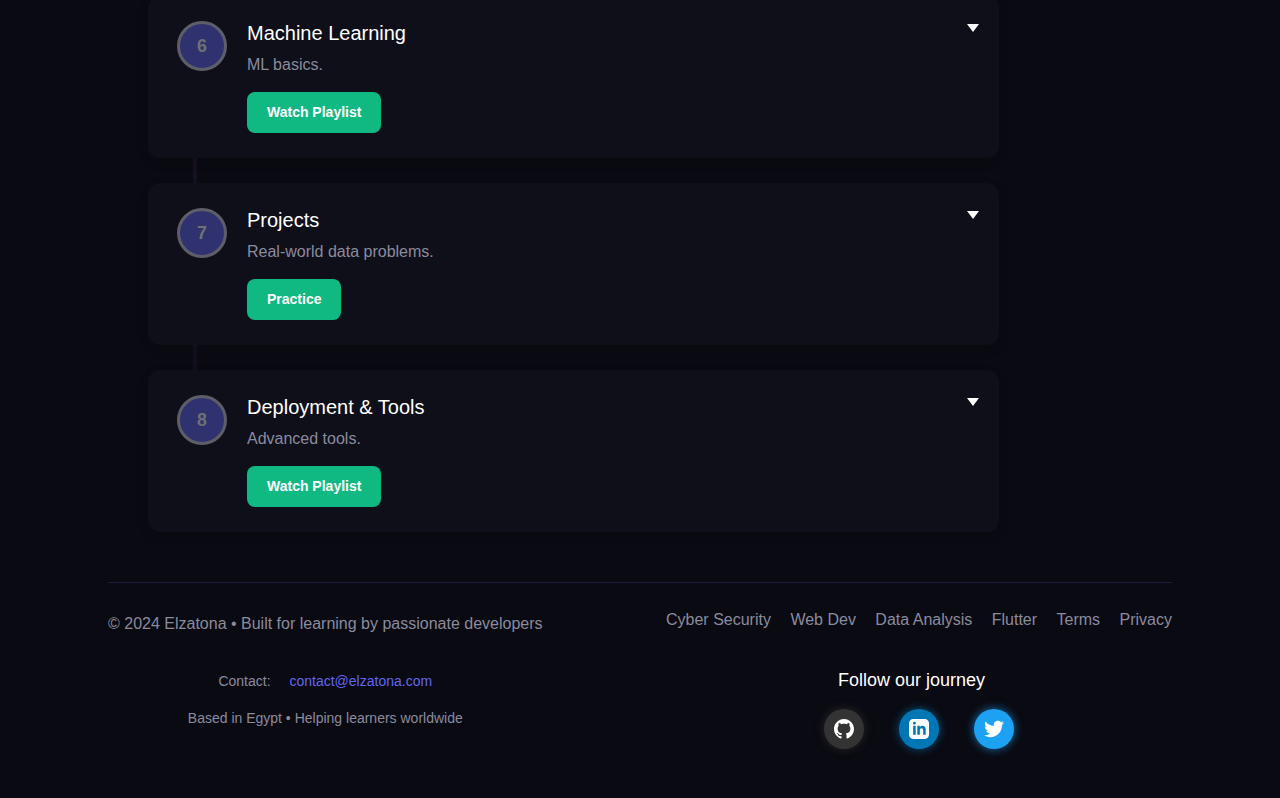
<file: data-analysis.html>
<!DOCTYPE html>
<html lang="en">
<head>
  <meta charset="utf-8" />
  <meta name="viewport" content="width=device-width, initial-scale=1" />
  <meta name="description" content="Elzatona Data Analysis - Master Python, SQL, data visualization, and machine learning for data-driven decision making.">
  <meta name="keywords" content="data analysis, python, pandas, SQL, data visualization, machine learning, statistics">
  <meta name="author" content="Elzatona Team">
  <title>Elzatona — Data Analysis</title>
  <link rel="stylesheet" href="css/bootstrap.css" />
  <link rel="stylesheet" href="style.css" />
  <link rel="icon" type="image/png" href="images/favicon.png" />

</head>

<body class="data-page">

     <nav class="navbar navbar-expand-lg navbar-dark bg-7C7CFF">
      <a class="navbar-brand d-flex align-items-center" href="index.html">
        <div class="brand me-2">AZ</div>
        <div class="title me-2">Elzatona</div>
      </a>

      <a href="#a" class="navbar-toggler" data-toggle="collapse">
        <span class="navbar-toggler-icon"></span>
      </a>

      <div id="a" class="collapse navbar-collapse">
        <ul class="navbar-nav ml-auto">
          <li class="nav-item">
            <a class="nav-link" href="index.html">Home</a>
          </li>
          <li class="nav-item">
            <a class="nav-link" href="cyber.html">Cyber</a>
          </li>
          <li class="nav-item">
            <a class="nav-link" href="web.html">Web Dev</a>
          </li>
          <li class="nav-item">
            <a class="nav-link active" href="data-analysis.html">Data</a>
          </li>
          <li class="nav-item">
            <a class="nav-link" href="flutter.html">Flutter</a>
          </li>
          <li class="nav-item">
            <a class="btn btn-primary ml-lg-3" href="#tracks">Get Started</a>
          </li>
        </ul>
      </div>
    </nav>

  <main class="container">
    <section class="track-section">
      <h2>Data Analysis Roadmap</h2>
      <p class="muted">
        Master data analysis with Python, SQL, visualization tools, and machine learning. 
        Transform raw data into actionable insights and build data-driven solutions.
      </p>
      <div class="track-progress">
        <div class="progress-header">
          <span>Your Progress</span>
          <span id="stepCount">1 / 8 steps</span>
        </div>
        <div class="track-progress-bar">
          <div class="track-progress-fill" id="trackFill"></div>
        </div>
        <div class="track-progress-label" id="trackLabel">13% Complete</div>
      </div>
    </section>

    <section class="header-section">
      <h1>Learning Path</h1>
      <p>Follow these steps to become a professional data analyst.</p>
    </section>

   <div class="steps data">

<div class="step">
  <div class="number">1</div>
  <div class="content">
    <h3>Python Fundamentals</h3>
    <p>Core Python basics.</p>
    <a class="step-btn" href="https://www.youtube.com/watch?v=kqtD5dpn9C8" target="_blank">Watch Playlist</a>
  </div>
 
</div>
 <div class="content1">
    <ul><li>Variables</li><li>Loops</li><li>Functions</li></ul>
  </div>
<div class="step">
  <div class="number">2</div>
  <div class="content">
    <h3>Pandas & Data Cleaning</h3>
    <p>Data manipulation.</p>
    <a class="step-btn" href="https://www.youtube.com/watch?v=vmEHCJofslg" target="_blank">Watch Playlist</a>
  </div>
  
</div>
<div class="content1">
    <ul><li>DataFrames</li><li>Filtering</li><li>Cleaning</li></ul>
  </div>
<div class="step">
  <div class="number">3</div>
  <div class="content">
    <h3>Data Visualization</h3>
    <p>Charts & dashboards.</p>
    <a class="step-btn" href="https://www.youtube.com/watch?v=Gc6cUoz2rDg" target="_blank">Watch Playlist</a>
  </div>

</div>
  <div class="content1">
    <ul><li>Matplotlib</li><li>Seaborn</li><li>Storytelling</li></ul>
  </div>
<div class="step">
  <div class="number">4</div>
  <div class="content">
    <h3>SQL for Analysis</h3>
    <p>Queries & joins.</p>
    <a class="step-btn" href="https://www.youtube.com/watch?v=HXV3zeQKqGY" target="_blank">Watch Playlist</a>
  </div>

</div>
  <div class="content1">
    <ul><li>Joins</li><li>Subqueries</li><li>Window functions</li></ul>
  </div>
<div class="step">
  <div class="number">5</div>
  <div class="content">
    <h3>Statistics</h3>
    <p>Probability & hypothesis testing.</p>
    <a class="step-btn" href="https://www.youtube.com/watch?v=xxpc-HPKN28" target="_blank">Watch Playlist</a>
  </div>
  
</div>
<div class="content1">
    <ul><li>Mean & median</li><li>Correlation</li><li>Regression</li></ul>
  </div>
<div class="step">
  <div class="number">6</div>
  <div class="content">
    <h3>Machine Learning</h3>
    <p>ML basics.</p>
    <a class="step-btn" href="https://www.youtube.com/watch?v=7eh4d6sabA0" target="_blank">Watch Playlist</a>
  </div>
  
</div>
<div class="content1">
    <ul><li>Classification</li><li>Regression</li><li>Evaluation</li></ul>
  </div>
<div class="step">
  <div class="number">7</div>
  <div class="content">
    <h3>Projects</h3>
    <p>Real-world data problems.</p>
    <a class="step-btn" href="https://www.kaggle.com/learn" target="_blank">Practice</a>
  </div>
  
</div>
<div class="content1">
    <ul><li>Sales analysis</li><li>Customer insights</li><li>Trends</li></ul>
  </div>
<div class="step">
  <div class="number">8</div>
  <div class="content">
    <h3>Deployment & Tools</h3>
    <p>Advanced tools.</p>
    <a class="step-btn" href="https://www.youtube.com/watch?v=Gc6cUoz2rDg" target="_blank">Watch Playlist</a>
  </div>
  
</div>
<div class="content1">
    <ul><li>Power BI</li><li>Tableau</li><li>Dashboards</li></ul>
  </div>
</div>

    <!-- Footer -->
    <footer class="foot">
      <div style="display: flex; flex-direction: column; gap: 15px;">
        <div>© 2024 Elzatona • Built for learning by passionate developers</div>
        <div class="contact-info">
          <p> Contact: <a href="mailto:contact@elzatona.com">contact@elzatona.com</a></p>
          <p> Based in Egypt • Helping learners worldwide</p>
        </div>
      </div>
      <div style="display: flex; flex-direction: column; gap: 15px;">
        <div>
          <a href="cyber.html">Cyber Security</a>
          <a href="web.html">Web Dev</a>
          <a href="data-analysis.html">Data Analysis</a>
          <a href="flutter.html">Flutter</a>
          <a href="#">Terms</a>
          <a href="#">Privacy</a>
        </div>
        
        <div class="social-media">
          <div class="social-title">Follow our journey</div>
          <div class="social-icons">
            <a href="https://github.com/3mmar3bdalkber/HTS-Roadmap-Programming-fields" target="_blank" class="social-icon github" title="GitHub">
              <svg xmlns="http://www.w3.org/2000/svg" width="20" height="20" viewBox="0 0 24 24" fill="white">
                <path d="M12 0c-6.626 0-12 5.373-12 12 0 5.302 3.438 9.8 8.207 11.387.599.111.793-.261.793-.577v-2.234c-3.338.726-4.033-1.416-4.033-1.416-.546-1.387-1.333-1.756-1.333-1.756-1.089-.745.083-.729.083-.729 1.205.084 1.839 1.237 1.839 1.237 1.07 1.834 2.807 1.304 3.492.997.107-.775.418-1.305.762-1.604-2.665-.305-5.467-1.334-5.467-5.931 0-1.311.469-2.381 1.236-3.221-.124-.303-.535-1.524.117-3.176 0 0 1.008-.322 3.301 1.23.957-.266 1.983-.399 3.003-.404 1.02.005 2.047.138 3.006.404 2.291-1.552 3.297-1.23 3.297-1.23.653 1.653.242 2.874.118 3.176.77.84 1.235 1.911 1.235 3.221 0 4.609-2.807 5.624-5.479 5.921.43.372.823 1.102.823 2.222v3.293c0 .319.192.694.801.576 4.765-1.589 8.199-6.086 8.199-11.386 0-6.627-5.373-12-12-12z"/>
              </svg>
            </a>
            <a href="https://linkedin.com" target="_blank" class="social-icon linkedin" title="LinkedIn">
              <svg xmlns="http://www.w3.org/2000/svg" width="20" height="20" viewBox="0 0 24 24" fill="white">
                <path d="M19 0h-14c-2.761 0-5 2.239-5 5v14c0 2.761 2.239 5 5 5h14c2.762 0 5-2.239 5-5v-14c0-2.761-2.238-5-5-5zm-11 19h-3v-11h3v11zm-1.5-12.268c-.966 0-1.75-.79-1.75-1.764s.784-1.764 1.75-1.764 1.75.79 1.75 1.764-.783 1.764-1.75 1.764zm13.5 12.268h-3v-5.604c0-3.368-4-3.113-4 0v5.604h-3v-11h3v1.765c1.396-2.586 7-2.777 7 2.476v6.759z"/>
              </svg>
            </a>
            <a href="https://x.com/3mmar_3bdulkber" target="_blank" class="social-icon twitter" title="Twitter">
              <svg xmlns="http://www.w3.org/2000/svg" width="20" height="20" viewBox="0 0 24 24" fill="white">
                <path d="M24 4.557c-.883.392-1.832.656-2.828.775 1.017-.609 1.798-1.574 2.165-2.724-.951.564-2.005.974-3.127 1.195-.897-.957-2.178-1.555-3.594-1.555-3.179 0-5.515 2.966-4.797 6.045-4.091-.205-7.719-2.165-10.148-5.144-1.29 2.213-.669 5.108 1.523 6.574-.806-.026-1.566-.247-2.229-.616-.054 2.281 1.581 4.415 3.949 4.89-.693.188-1.452.232-2.224.084.626 1.956 2.444 3.379 4.6 3.419-2.07 1.623-4.678 2.348-7.29 2.04 2.179 1.397 4.768 2.212 7.548 2.212 9.142 0 14.307-7.721 13.995-14.646.962-.695 1.797-1.562 2.457-2.549z"/>
              </svg>
            </a>
          </div>
        </div>
      </div>
    </footer>
  </main>
    <script src="js/jquery-3.7.1.min.js"></script>
    <script src="js/popper.min.js"></script>
    <script src="js/bootstrap.js"></script>
  <script src="ja.js"></script>
</body>
</html>
</file>
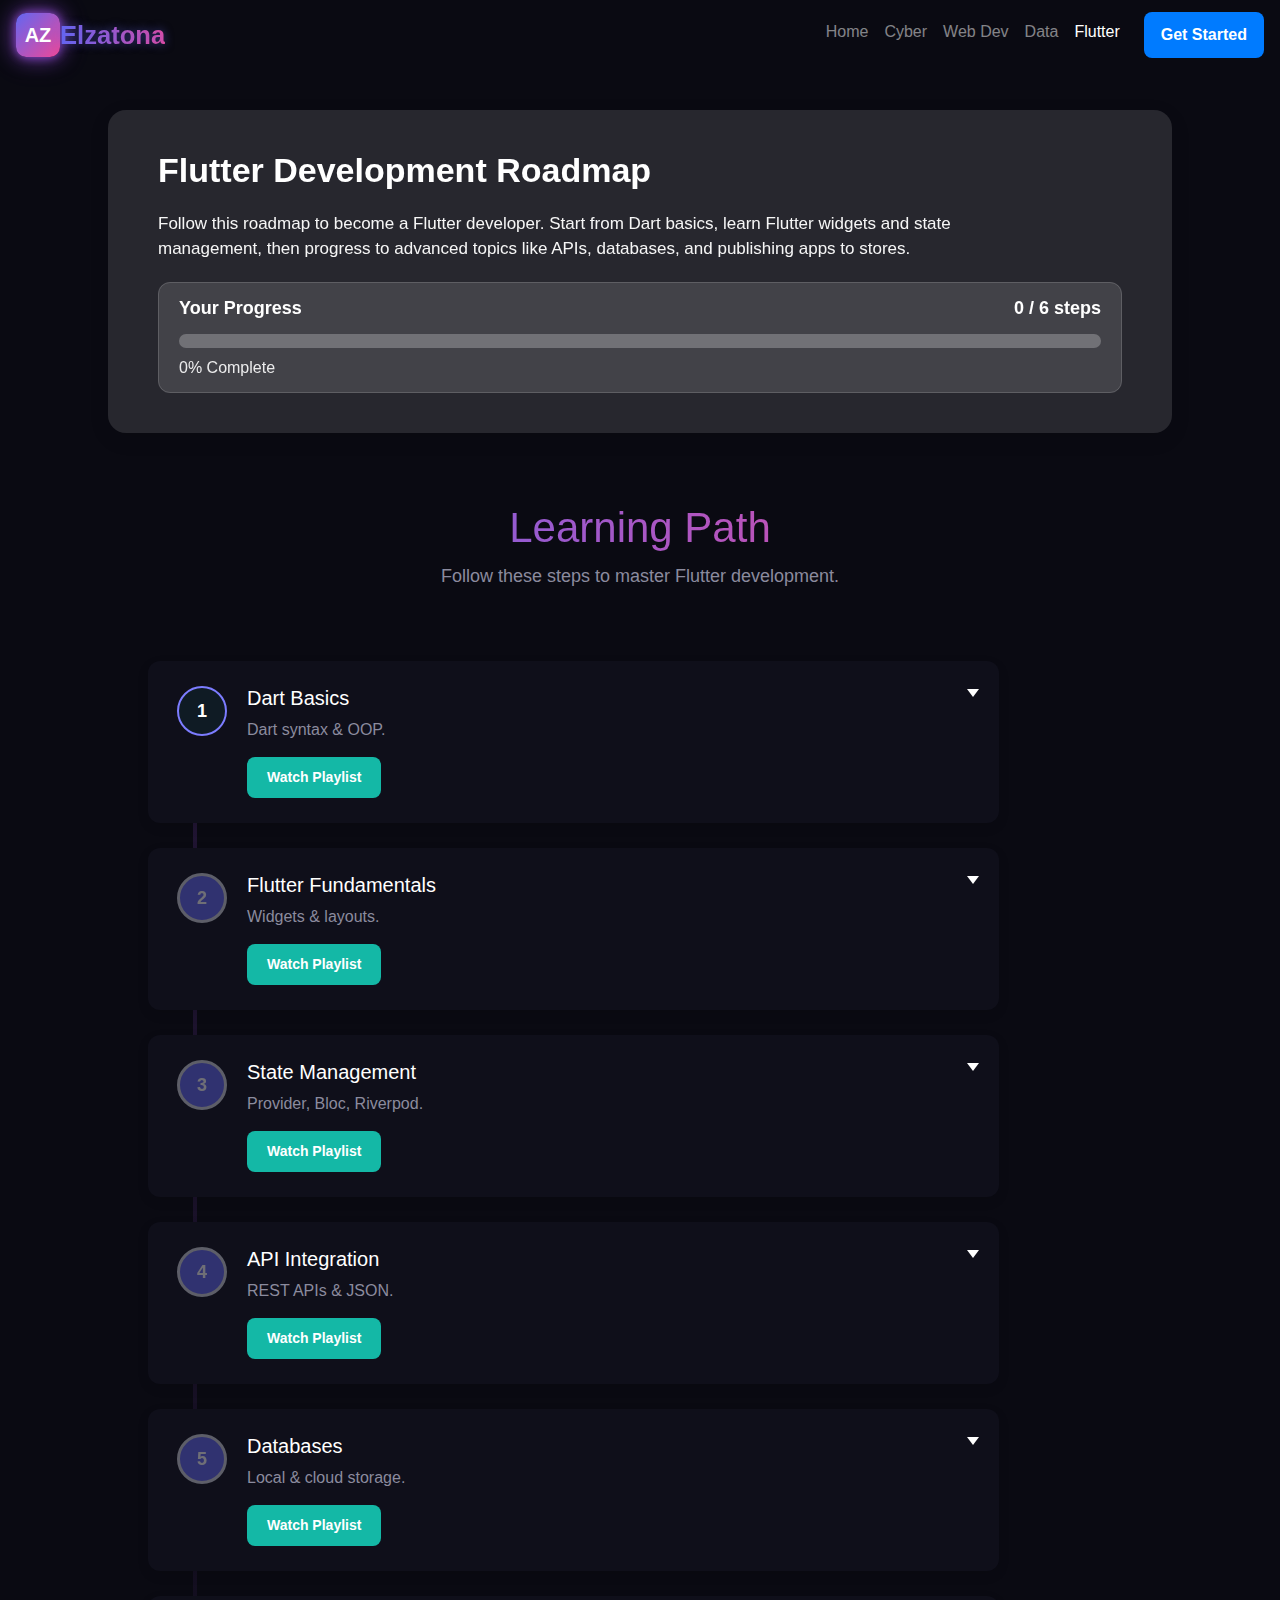
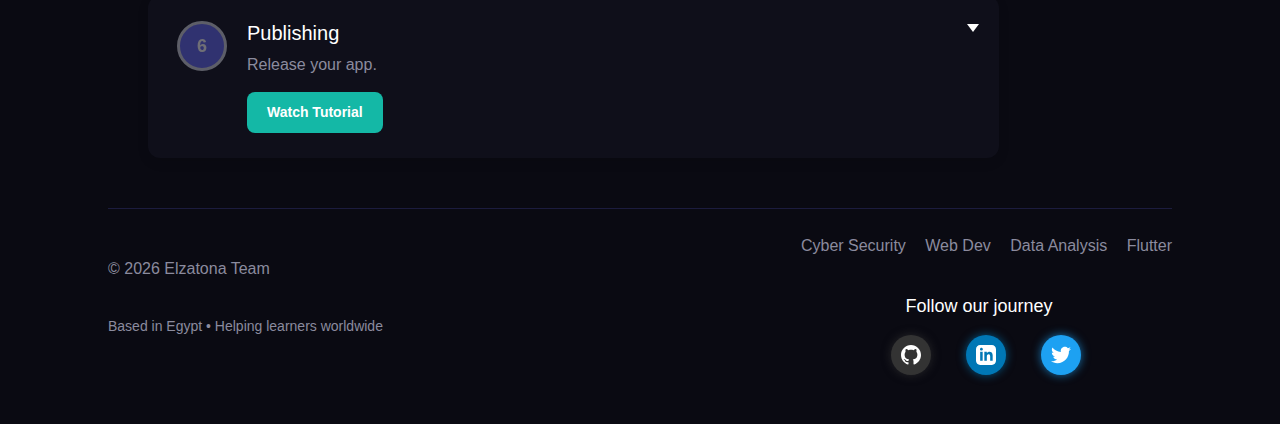
<file: flutter.html>
<!DOCTYPE html>
<html lang="en">
<head>
  <meta charset="utf-8" />
  <meta name="viewport" content="width=device-width, initial-scale=1" />
  <meta name="description" content="Elzatona Flutter Development - Learn cross-platform mobile app development with Flutter and Dart.">
  <meta name="keywords" content="flutter, mobile development, dart, cross-platform, android, ios, app development">
  <meta name="author" content="Elzatona Team">
  <title>Elzatona — Flutter Development</title>
      <link rel="stylesheet" href="css/bootstrap.css" />

  <link rel="stylesheet" href="style.css" />
  <link rel="icon" type="image/png" href="images/favicon.png" />

</head>

<body class="flutter-page">

     <nav class="navbar navbar-expand-lg navbar-dark bg-7C7CFF">
      <a class="navbar-brand d-flex align-items-center" href="index.html">
        <div class="brand me-2">AZ</div>
        <div class="title me-2">Elzatona</div>
      </a>

      <a href="#a" class="navbar-toggler" data-toggle="collapse">
        <span class="navbar-toggler-icon"></span>
      </a>

      <div id="a" class="collapse navbar-collapse">
        <ul class="navbar-nav ml-auto">
          <li class="nav-item">
            <a class="nav-link" href="index.html">Home</a>
          </li>
          <li class="nav-item">
            <a class="nav-link" href="cyber.html">Cyber</a>
          </li>
          <li class="nav-item">
            <a class="nav-link" href="web.html">Web Dev</a>
          </li>
          <li class="nav-item">
            <a class="nav-link" href="data-analysis.html">Data</a>
          </li>
          <li class="nav-item">
            <a class="nav-link active" href="flutter.html">Flutter</a>
          </li>
          <li class="nav-item">
            <a class="btn btn-primary ml-lg-3" href="#tracks">Get Started</a>
          </li>
        </ul>
      </div>
    </nav>

  <main class="container">
    <section class="track-section">
      <h2>Flutter Development Roadmap</h2>
      <p class="muted">
        Follow this roadmap to become a Flutter developer. Start from Dart basics, 
        learn Flutter widgets and state management, then progress to advanced topics 
        like APIs, databases, and publishing apps to stores.
      </p>
      <div class="track-progress">
        <div class="progress-header">
          <span>Your Progress</span>
          <span id="stepCount">0 / 6 steps</span>
        </div>
        <div class="track-progress-bar">
          <div class="track-progress-fill" id="trackFill"></div>
        </div>
        <div class="track-progress-label" id="trackLabel">0% Complete</div>
      </div>
    </section>

    <section class="header-section">
      <h1>Learning Path</h1>
      <p>Follow these steps to master Flutter development.</p>
    </section>
    
    <div class="steps flutter">

<div class="step">
  <div class="number">1</div>
  <div class="content">
    <h3>Dart Basics</h3>
    <p>Dart syntax & OOP.</p>
    <a class="step-btn" href="https://www.youtube.com/watch?v=Ej_Pcr4uC2Q" target="_blank">Watch Playlist</a>
  </div>
 
</div>
 <div class="content1">
    <ul><li>Variables</li><li>OOP</li><li>Null safety</li></ul>
  </div>
<div class="step">
  <div class="number">2</div>
  <div class="content">
    <h3>Flutter Fundamentals</h3>
    <p>Widgets & layouts.</p>
    <a class="step-btn" href="https://www.youtube.com/watch?v=1gDhl4leEzA" target="_blank">Watch Playlist</a>
  </div>
 
</div>
 <div class="content1">
    <ul><li>Widget tree</li><li>Layouts</li><li>Constraints</li></ul>
  </div>
<div class="step">
  <div class="number">3</div>
  <div class="content">
    <h3>State Management</h3>
    <p>Provider, Bloc, Riverpod.</p>
    <a class="step-btn" href="https://www.youtube.com/watch?v=Kz6giiVg0GI" target="_blank">Watch Playlist</a>
  </div>

</div>
  <div class="content1">
    <ul><li>State lifecycle</li><li>Best practices</li><li>Separation of concerns</li></ul>
  </div>
<div class="step">
  <div class="number">4</div>
  <div class="content">
    <h3>API Integration</h3>
    <p>REST APIs & JSON.</p>
    <a class="step-btn" href="https://www.youtube.com/watch?v=wcVxX7lu2d4" target="_blank">Watch Playlist</a>
  </div>
  
</div>
<div class="content1">
    <ul><li>Dio</li><li>Error handling</li><li>Networking</li></ul>
  </div>
<div class="step">
  <div class="number">5</div>
  <div class="content">
    <h3>Databases</h3>
    <p>Local & cloud storage.</p>
    <a class="step-btn" href="https://www.youtube.com/watch?v=VCaCw2Jqjjg" target="_blank">Watch Playlist</a>
  </div>
 
</div>
 <div class="content1">
    <ul><li>SQLite</li><li>Firebase</li><li>Hive</li></ul>
  </div>

<div class="step">
  <div class="number">6</div>
  <div class="content">
    <h3>Publishing</h3>
    <p>Release your app.</p>
    <a class="step-btn" href="https://www.youtube.com/watch?v=xqtnjB7Oq1c" target="_blank">Watch Tutorial</a>
  </div>
  
</div>
<div class="content1">
    <ul><li>Build APK</li><li>Store rules</li><li>Deployment</li></ul>
  </div>

</div>

     <!-- Footer  -->
    <footer class="foot">
      <div style="display: flex; flex-direction: column; gap: 15px;">
        <div>© 2026 Elzatona Team </div>
        <div class="contact-info">
          <p> Based in Egypt • Helping learners worldwide</p>
        </div>
      </div>
      <div style="display: flex; flex-direction: column; gap: 15px;">
        <div>
          <a href="cyber.html">Cyber Security</a>
          <a href="web.html">Web Dev</a>
          <a href="data-analysis.html">Data Analysis</a>
          <a href="flutter.html">Flutter</a>
        </div>
        
        <div class="social-media">
          <div class="social-title">Follow our journey</div>
          <div class="social-icons">
            <a href="https://github.com/3mmar3bdalkber/HTS-Roadmap-Programming-fields" target="_blank" class="social-icon github" title="GitHub">
              <svg xmlns="http://www.w3.org/2000/svg" width="20" height="20" viewBox="0 0 24 24" fill="white">
                <path d="M12 0c-6.626 0-12 5.373-12 12 0 5.302 3.438 9.8 8.207 11.387.599.111.793-.261.793-.577v-2.234c-3.338.726-4.033-1.416-4.033-1.416-.546-1.387-1.333-1.756-1.333-1.756-1.089-.745.083-.729.083-.729 1.205.084 1.839 1.237 1.839 1.237 1.07 1.834 2.807 1.304 3.492.997.107-.775.418-1.305.762-1.604-2.665-.305-5.467-1.334-5.467-5.931 0-1.311.469-2.381 1.236-3.221-.124-.303-.535-1.524.117-3.176 0 0 1.008-.322 3.301 1.23.957-.266 1.983-.399 3.003-.404 1.02.005 2.047.138 3.006.404 2.291-1.552 3.297-1.23 3.297-1.23.653 1.653.242 2.874.118 3.176.77.84 1.235 1.911 1.235 3.221 0 4.609-2.807 5.624-5.479 5.921.43.372.823 1.102.823 2.222v3.293c0 .319.192.694.801.576 4.765-1.589 8.199-6.086 8.199-11.386 0-6.627-5.373-12-12-12z"/>
              </svg>
            </a>
            <a href="https://linkedin.com" target="_blank" class="social-icon linkedin" title="LinkedIn">
              <svg xmlns="http://www.w3.org/2000/svg" width="20" height="20" viewBox="0 0 24 24" fill="white">
                <path d="M19 0h-14c-2.761 0-5 2.239-5 5v14c0 2.761 2.239 5 5 5h14c2.762 0 5-2.239 5-5v-14c0-2.761-2.238-5-5-5zm-11 19h-3v-11h3v11zm-1.5-12.268c-.966 0-1.75-.79-1.75-1.764s.784-1.764 1.75-1.764 1.75.79 1.75 1.764-.783 1.764-1.75 1.764zm13.5 12.268h-3v-5.604c0-3.368-4-3.113-4 0v5.604h-3v-11h3v1.765c1.396-2.586 7-2.777 7 2.476v6.759z"/>
              </svg>
            </a>
            <a href="https://x.com/3mmar_3bdulkber" target="_blank" class="social-icon twitter" title="Twitter">
              <svg xmlns="http://www.w3.org/2000/svg" width="20" height="20" viewBox="0 0 24 24" fill="white">
                <path d="M24 4.557c-.883.392-1.832.656-2.828.775 1.017-.609 1.798-1.574 2.165-2.724-.951.564-2.005.974-3.127 1.195-.897-.957-2.178-1.555-3.594-1.555-3.179 0-5.515 2.966-4.797 6.045-4.091-.205-7.719-2.165-10.148-5.144-1.29 2.213-.669 5.108 1.523 6.574-.806-.026-1.566-.247-2.229-.616-.054 2.281 1.581 4.415 3.949 4.89-.693.188-1.452.232-2.224.084.626 1.956 2.444 3.379 4.6 3.419-2.07 1.623-4.678 2.348-7.29 2.04 2.179 1.397 4.768 2.212 7.548 2.212 9.142 0 14.307-7.721 13.995-14.646.962-.695 1.797-1.562 2.457-2.549z"/>
              </svg>
            </a>
          </div>
        </div>
      </div>
    </footer>
  </main>
    <script src="js/jquery-3.7.1.min.js"></script>
    <script src="js/popper.min.js"></script>
    <script src="js/bootstrap.js"></script>
  <script src="ja.js"></script>
</body>

</html>
</file>
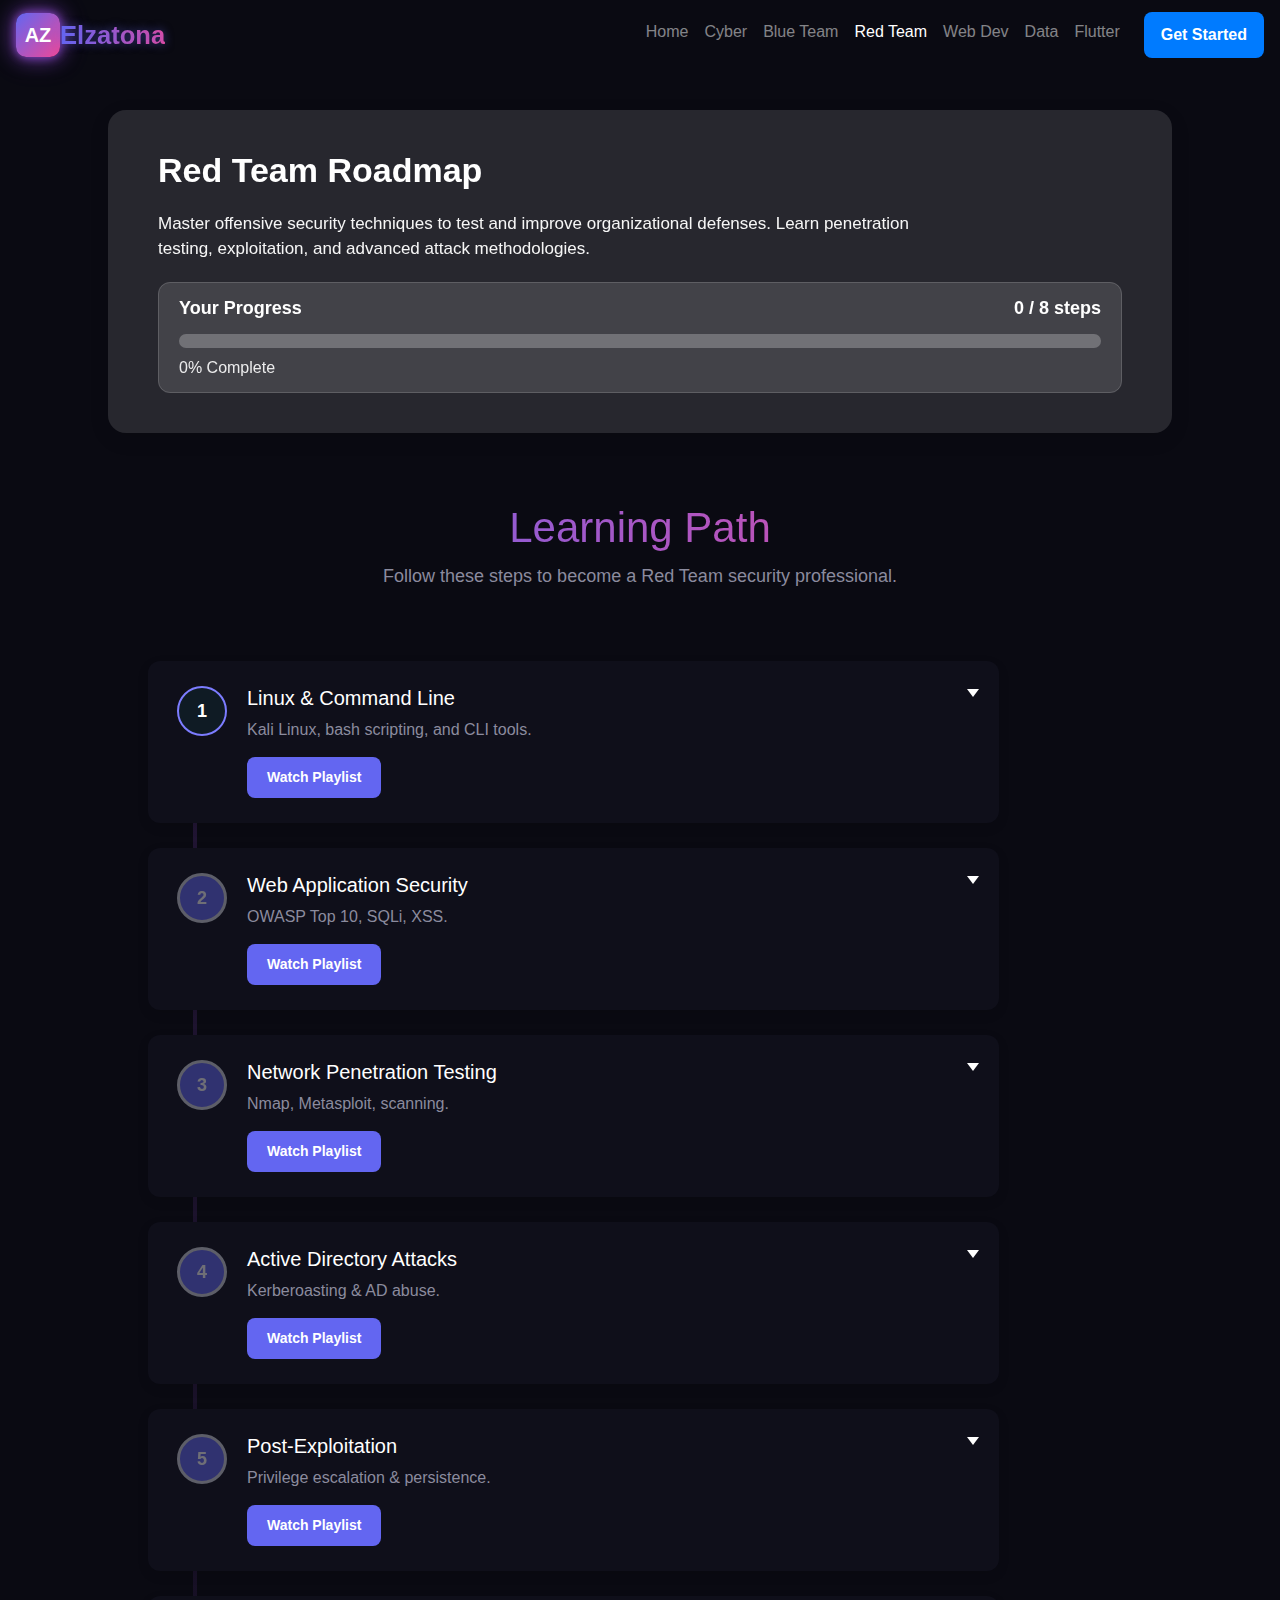
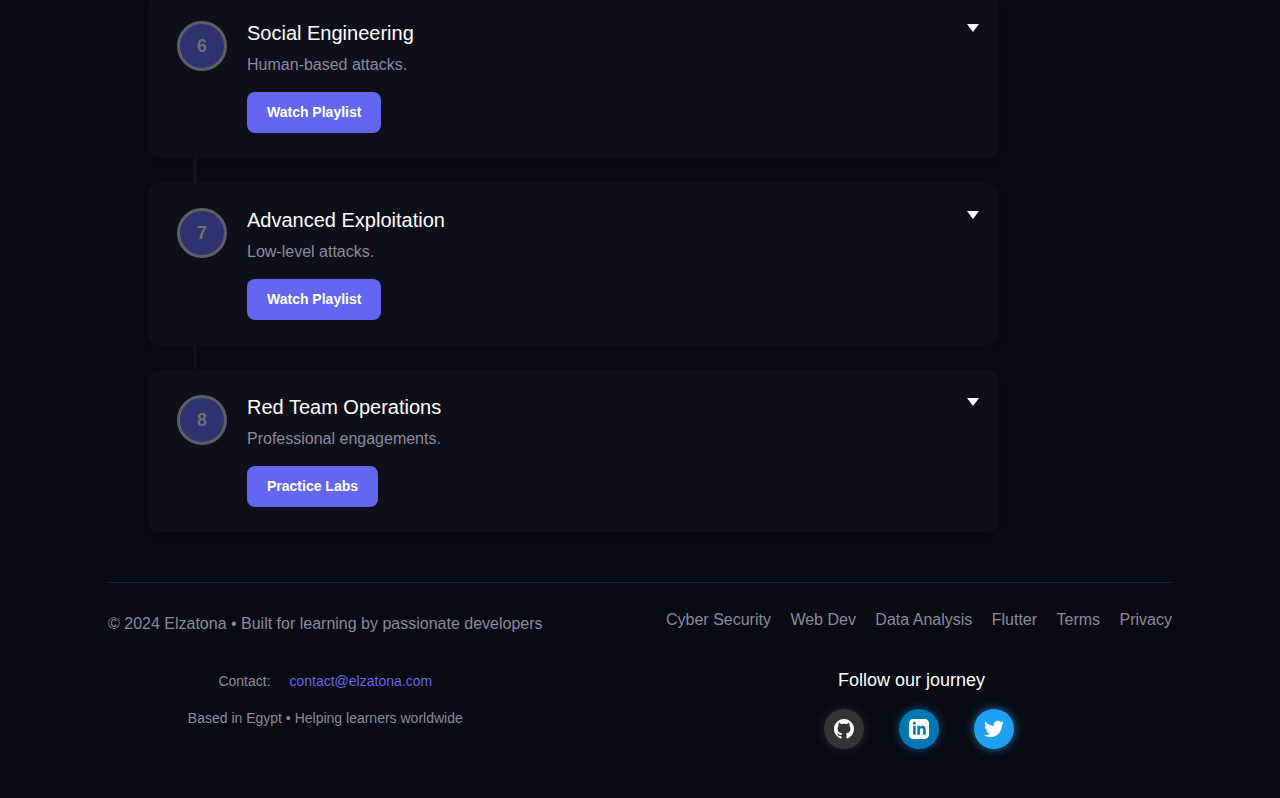
<file: red-team.html>
<!DOCTYPE html>
<html lang="en">

<head>
  <meta charset="utf-8" />
  <meta name="viewport" content="width=device-width, initial-scale=1" />
  <meta name="description" content="Elzatona Red Team - Master offensive security techniques including penetration testing, exploitation, and advanced attack methodologies.">
  <meta name="keywords" content="red team, penetration testing, offensive security, ethical hacking, web app security, active directory attacks">
  <meta name="author" content="Elzatona Team">
  <title>Elzatona — Red Team</title>
      <link rel="stylesheet" href="css/bootstrap.css" />

  <link rel="stylesheet" href="style.css" />
  <link rel="icon" type="image/png" href="images/favicon.png" />

</head>

<body class="cyber-page">

 

      <nav class="navbar navbar-expand-lg navbar-dark bg-7C7CFF">
      <a class="navbar-brand d-flex align-items-center" href="#">
        <div class="brand me-2">AZ</div>
        <div class="title me-2">Elzatona</div>
      </a>

      <a href="#a" class="navbar-toggler" data-toggle="collapse">
        <span class="navbar-toggler-icon"></span>
      </a>

      <div id="a" class="collapse navbar-collapse">
        <ul class="navbar-nav ml-auto">
          <li class="nav-item">
            <a class="nav-link" href="index.html">Home</a>
          </li>
          <li class="nav-item">
            <a class="nav-link" href="cyber.html">Cyber</a>
          </li>
           <li class="nav-item">
            <a class="nav-link" href="blue-team.html">Blue Team</a>
          </li> <li class="nav-item">
            <a class="nav-link active"  href="red-team.html">Red Team</a>
          </li>
          <li class="nav-item">
            <a class="nav-link" href="web.html">Web Dev</a>
          </li>
          <li class="nav-item">
            <a class="nav-link" href="data-analysis.html">Data</a>
          </li>
          <li class="nav-item">
            <a class="nav-link" href="flutter.html">Flutter</a>
          </li>
          <li class="nav-item">
            <a class="btn btn-primary ml-lg-3" href="#tracks">Get Started</a>
          </li>
        </ul>
      </div>
    </nav>

  <main class="container">
    <section class="track-section">
      <h2>Red Team Roadmap</h2>
      <p class="muted">
        Master offensive security techniques to test and improve organizational defenses.
        Learn penetration testing, exploitation, and advanced attack methodologies.
      </p>
      
      <!-- Progress Bar -->
      <div class="track-progress">
        <div class="progress-header">
          <span>Your Progress</span>
          <span id="stepCount">1 / 6 steps</span>
        </div>
        <div class="track-progress-bar">
          <div class="track-progress-fill" id="trackFill"></div>
        </div>
        <div class="track-progress-label" id="trackLabel">17% Complete</div>
      </div>
    </section>


    <section class="header-section">
      <h1>Learning Path</h1>
      <p>Follow these steps to become a Red Team security professional.</p>
    </section>

  <div class="steps">

<div class="step">
  <div class="number">1</div>
  <div class="content">
    <h3>Linux & Command Line</h3>
    <p>Kali Linux, bash scripting, and CLI tools.</p>
    <a class="step-btn" href="https://www.youtube.com/watch?v=sWbUDq4S6Y8" target="_blank">Watch Playlist</a>
  </div>

</div>
  <div class="content1">
    <ul>
      <li>Linux filesystem & permissions</li>
      <li>Bash commands & scripting</li>
      <li>Kali Linux basics</li>
    </ul>
  </div>
<div class="step">
  <div class="number">2</div>
  <div class="content">
    <h3>Web Application Security</h3>
    <p>OWASP Top 10, SQLi, XSS.</p>
    <a class="step-btn" href="https://www.youtube.com/watch?v=2_lswM1S264" target="_blank">Watch Playlist</a>
  </div>

</div>
  <div class="content1">
    <ul>
      <li>OWASP Top 10</li>
      <li>Burp Suite</li>
      <li>Manual testing</li>
    </ul>
  </div>
<div class="step">
  <div class="number">3</div>
  <div class="content">
    <h3>Network Penetration Testing</h3>
    <p>Nmap, Metasploit, scanning.</p>
    <a class="step-btn" href="https://www.youtube.com/watch?v=3Kq1MIfTWCE" target="_blank">Watch Playlist</a>
  </div>

</div>
  <div class="content1">
    <ul>
      <li>Nmap scanning</li>
      <li>Service enumeration</li>
      <li>Exploitation basics</li>
    </ul>
  </div>
<div class="step">
  <div class="number">4</div>
  <div class="content">
    <h3>Active Directory Attacks</h3>
    <p>Kerberoasting & AD abuse.</p>
    <a class="step-btn" href="https://www.youtube.com/watch?v=z8thoG7gPd0" target="_blank">Watch Playlist</a>
  </div>

</div>
  <div class="content1">
    <ul>
      <li>BloodHound</li>
      <li>Credential abuse</li>
      <li>AD attack paths</li>
    </ul>
  </div>
<div class="step">
  <div class="number">5</div>
  <div class="content">
    <h3>Post-Exploitation</h3>
    <p>Privilege escalation & persistence.</p>
    <a class="step-btn" href="https://www.youtube.com/watch?v=3Kq1MIfTWCE" target="_blank">Watch Playlist</a>
  </div>

</div>
  <div class="content1">
    <ul>
      <li>Mimikatz</li>
      <li>Lateral movement</li>
      <li>Persistence techniques</li>
    </ul>
  </div>
<div class="step">
  <div class="number">6</div>
  <div class="content">
    <h3>Social Engineering</h3>
    <p>Human-based attacks.</p>
    <a class="step-btn" href="https://www.youtube.com/watch?v=lc7scxvKQOo" target="_blank">Watch Playlist</a>
  </div>

</div>
  <div class="content1">
    <ul>
      <li>Phishing</li>
      <li>Pretexting</li>
      <li>Physical attacks</li>
    </ul>
  </div>
<div class="step">
  <div class="number">7</div>
  <div class="content">
    <h3>Advanced Exploitation</h3>
    <p>Low-level attacks.</p>
    <a class="step-btn" href="https://www.youtube.com/watch?v=3Kq1MIfTWCE" target="_blank">Watch Playlist</a>
  </div>

</div>
  <div class="content1">
    <ul>
      <li>Buffer overflows</li>
      <li>Shellcoding</li>
      <li>Malware basics</li>
    </ul>
  </div>
<div class="step">
  <div class="number">8</div>
  <div class="content">
    <h3>Red Team Operations</h3>
    <p>Professional engagements.</p>
    <a class="step-btn" href="https://tryhackme.com/paths" target="_blank">Practice Labs</a>
  </div>

</div>
  <div class="content1">
    <ul>
      <li>Engagement lifecycle</li>
      <li>Reporting</li>
      <li>Rules of engagement</li>
    </ul>
  </div>
</div>

    <!-- Footer with Social Media -->
    <footer class="foot">
      <div style="display: flex; flex-direction: column; gap: 15px;">
        <div>© 2024 Elzatona • Built for learning by passionate developers</div>
        <div class="contact-info">
          <p> Contact: <a href="mailto:contact@elzatona.com">contact@elzatona.com</a></p>
          <p> Based in Egypt • Helping learners worldwide</p>
        </div>
      </div>
      <div style="display: flex; flex-direction: column; gap: 15px;">
        <div>
          <a href="cyber.html">Cyber Security</a>
          <a href="web.html">Web Dev</a>
          <a href="data-analysis.html">Data Analysis</a>
          <a href="flutter.html">Flutter</a>
          <a href="#">Terms</a>
          <a href="#">Privacy</a>
        </div>
        
        <div class="social-media">
          <div class="social-title">Follow our journey</div>
          <div class="social-icons">
            <a href="https://github.com/3mmar3bdalkber/How-To-Start-Roadmap" target="_blank" class="social-icon github" title="GitHub">
              <svg xmlns="http://www.w3.org/2000/svg" width="20" height="20" viewBox="0 0 24 24" fill="white">
                <path d="M12 0c-6.626 0-12 5.373-12 12 0 5.302 3.438 9.8 8.207 11.387.599.111.793-.261.793-.577v-2.234c-3.338.726-4.033-1.416-4.033-1.416-.546-1.387-1.333-1.756-1.333-1.756-1.089-.745.083-.729.083-.729 1.205.084 1.839 1.237 1.839 1.237 1.07 1.834 2.807 1.304 3.492.997.107-.775.418-1.305.762-1.604-2.665-.305-5.467-1.334-5.467-5.931 0-1.311.469-2.381 1.236-3.221-.124-.303-.535-1.524.117-3.176 0 0 1.008-.322 3.301 1.23.957-.266 1.983-.399 3.003-.404 1.02.005 2.047.138 3.006.404 2.291-1.552 3.297-1.23 3.297-1.23.653 1.653.242 2.874.118 3.176.77.84 1.235 1.911 1.235 3.221 0 4.609-2.807 5.624-5.479 5.921.43.372.823 1.102.823 2.222v3.293c0 .319.192.694.801.576 4.765-1.589 8.199-6.086 8.199-11.386 0-6.627-5.373-12-12-12z"/>
              </svg>
            </a>
            <a href="https://linkedin.com" target="_blank" class="social-icon linkedin" title="LinkedIn">
              <svg xmlns="http://www.w3.org/2000/svg" width="20" height="20" viewBox="0 0 24 24" fill="white">
                <path d="M19 0h-14c-2.761 0-5 2.239-5 5v14c0 2.761 2.239 5 5 5h14c2.762 0 5-2.239 5-5v-14c0-2.761-2.238-5-5-5zm-11 19h-3v-11h3v11zm-1.5-12.268c-.966 0-1.75-.79-1.75-1.764s.784-1.764 1.75-1.764 1.75.79 1.75 1.764-.783 1.764-1.75 1.764zm13.5 12.268h-3v-5.604c0-3.368-4-3.113-4 0v5.604h-3v-11h3v1.765c1.396-2.586 7-2.777 7 2.476v6.759z"/>
              </svg>
            </a>
            <a href="https://twitter.com" target="_blank" class="social-icon twitter" title="Twitter">
              <svg xmlns="http://www.w3.org/2000/svg" width="20" height="20" viewBox="0 0 24 24" fill="white">
                <path d="M24 4.557c-.883.392-1.832.656-2.828.775 1.017-.609 1.798-1.574 2.165-2.724-.951.564-2.005.974-3.127 1.195-.897-.957-2.178-1.555-3.594-1.555-3.179 0-5.515 2.966-4.797 6.045-4.091-.205-7.719-2.165-10.148-5.144-1.29 2.213-.669 5.108 1.523 6.574-.806-.026-1.566-.247-2.229-.616-.054 2.281 1.581 4.415 3.949 4.89-.693.188-1.452.232-2.224.084.626 1.956 2.444 3.379 4.6 3.419-2.07 1.623-4.678 2.348-7.29 2.04 2.179 1.397 4.768 2.212 7.548 2.212 9.142 0 14.307-7.721 13.995-14.646.962-.695 1.797-1.562 2.457-2.549z"/>
              </svg>
            </a>
          </div>
        </div>
      </div>
    </footer>
  </main>
    <script src="js/jquery-3.7.1.min.js"></script>
    <script src="js/popper.min.js"></script>
    <script src="js/bootstrap.js"></script>
  <script src="ja.js"></script>
</body>
</html>
</file>
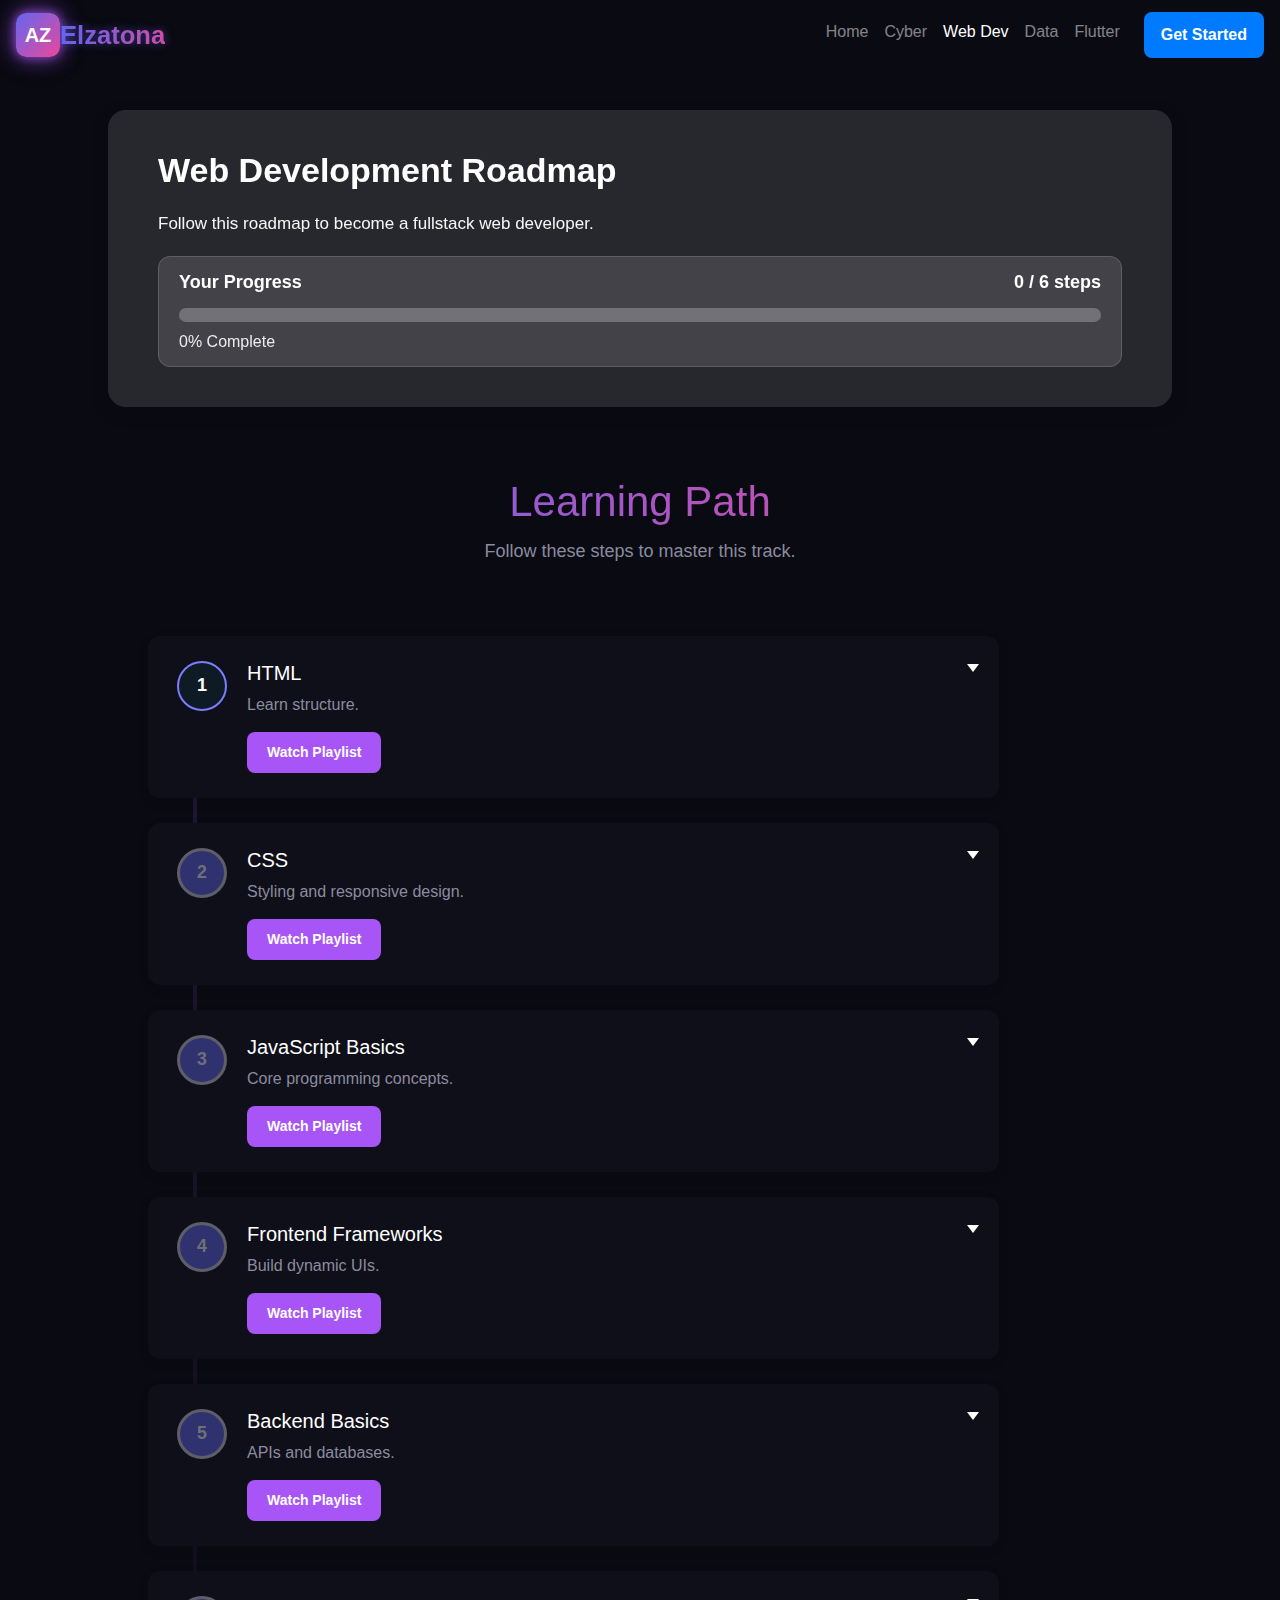
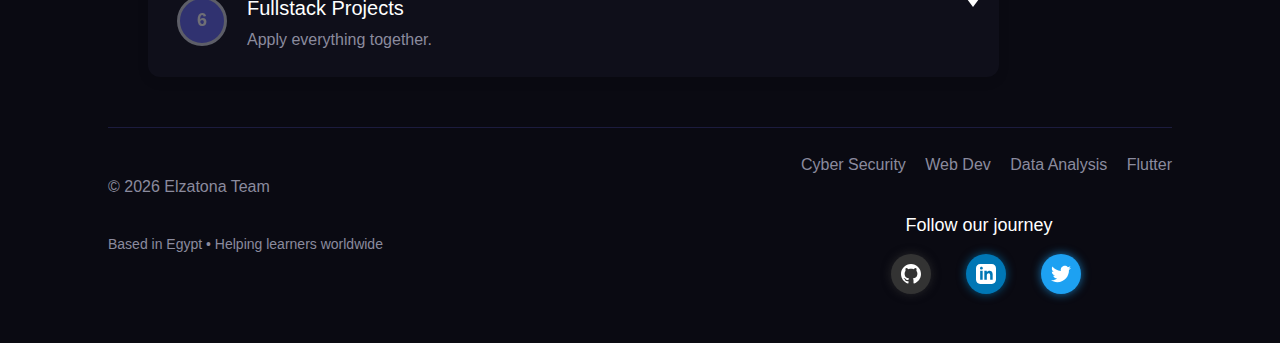
<file: web.html>
<!DOCTYPE html>
<html lang="en">
<head>
  <meta charset="utf-8" />
  <meta name="viewport" content="width=device-width, initial-scale=1" />
  <meta name="description" content="Elzatona Web Development - Learn fullstack web development from HTML/CSS to JavaScript, frontend frameworks, and backend technologies.">
  <meta name="keywords" content="web development, fullstack, HTML, CSS, JavaScript">
  <meta name="author" content="Elzatona Team">
  <title>Elzatona — Web Development</title>
    <link rel="stylesheet" href="css/bootstrap.css" />

  <link rel="stylesheet" href="style.css" />
  <link rel="icon" type="image/png" href="images/favicon.png" />
</head>

<body class="web-page">
    <nav class="navbar navbar-expand-lg navbar-dark bg-7C7CFF">
      <a class="navbar-brand d-flex align-items-center" href="index.html">
        <div class="brand me-2">AZ</div>
        <div class="title me-2">Elzatona</div>
      </a>

      <a href="#a" class="navbar-toggler" data-toggle="collapse">
        <span class="navbar-toggler-icon"></span>
      </a>

      <div id="a" class="collapse navbar-collapse">
        <ul class="navbar-nav ml-auto">
          <li class="nav-item">
            <a class="nav-link" href="index.html">Home</a>
          </li>
          <li class="nav-item">
            <a class="nav-link" href="cyber.html">Cyber</a>
          </li>
          <li class="nav-item">
            <a class="nav-link active" href="web.html">Web Dev</a>
          </li>
          <li class="nav-item">
            <a class="nav-link" href="data-analysis.html">Data</a>
          </li>
          <li class="nav-item">
            <a class="nav-link" href="flutter.html">Flutter</a>
          </li>
          <li class="nav-item">
            <a class="btn btn-primary ml-lg-3" href="#tracks">Get Started</a>
          </li>
        </ul>
      </div>
    </nav>
<main class="container">

  <!-- Progress Section -->
  <section class="track-section">
    <h2>Web Development Roadmap</h2>
    <p class="muted">
      Follow this roadmap to become a fullstack web developer.
    </p>

    <div class="track-progress">
      <div class="progress-header">
        <span>Your Progress</span>
        <span id="stepCount">0 / 6 steps</span>
      </div>
      <div class="track-progress-bar">
        <div class="track-progress-fill"></div>
      </div>
      <div class="track-progress-label" id="trackLabel">0% Complete</div>
    </div>
  </section>

  <section class="header-section">
    <h1>Learning Path</h1>
    <p>Follow these steps to master this track.</p>
  </section>

  <!-- Steps -->
  <div class="steps web">

    <!-- STEP 1 -->
    <div class="step">
      <div class="number">1</div>
      <div class="content">
        <h3>HTML</h3>
        <p>Learn structure.</p>
        <a class="step-btn" target="_blank"
           href="https://www.youtube.com/watch?v=6QAELgirvjs">
          Watch Playlist
        </a>
      </div>
   
    </div>
   <div class="content1">
        <h4>Notes</h4>
        <ul>
          <li>Learn semantic tags (header, section, footer)</li>
          <li>Understand block vs inline elements</li>
          <li>Practice forms and inputs</li>
        </ul>
      </div>
    <!-- STEP 2 -->
    <div class="step">
      <div class="number">2</div>
      <div class="content">
        <h3>CSS</h3>
        <p>Styling and responsive design.</p>
        <a class="step-btn" target="_blank"
           href="https://www.youtube.com/watch?v=X1ulCwyhCVM">
          Watch Playlist
        </a>
      </div>
   
    </div>
   <div class="content1">
        <h4>Notes</h4>
        <ul>
          <li>Master Box Model</li>
          <li>Flexbox before Grid</li>
          <li>Practice responsive layouts</li>
        </ul>
      </div>
    <!-- STEP 3 -->
    <div class="step">
      <div class="number">3</div>
      <div class="content">
        <h3>JavaScript Basics</h3>
        <p>Core programming concepts.</p>
        <a class="step-btn" target="_blank"
           href="https://www.youtube.com/watch?v=PWuTLTFMtYw">
          Watch Playlist
        </a>
      </div>
     
    </div>
 <div class="content1">
        <h4>Notes</h4>
        <ul>
          <li>Understand let / const</li>
          <li>DOM manipulation is critical</li>
          <li>Events & callbacks</li>
        </ul>
      </div>
    <!-- STEP 4 -->
    <div class="step">
      <div class="number">4</div>
      <div class="content">
        <h3>Frontend Frameworks</h3>
        <p>Build dynamic UIs.</p>
        <a class="step-btn" target="_blank"
           href="https://react.dev">
          Watch Playlist
        </a>
      </div>
    
    </div>
  <div class="content1">
        <h4>Notes</h4>
        <ul>
          <li>Start with React</li>
          <li>Understand components & state</li>
          <li>Learn hooks early</li>
        </ul>
      </div>
    <!-- STEP 5 -->
    <div class="step">
      <div class="number">5</div>
      <div class="content">
        <h3>Backend Basics</h3>
        <p>APIs and databases.</p>
        <a class="step-btn" target="_blank"
           href="https://www.youtube.com/watch?v=Bzzp0q0T5oM">
          Watch Playlist
        </a>
      </div>
  
    </div>
   <div class="content1">
        <h4>Notes</h4>
        <ul>
          <li>REST API fundamentals</li>
          <li>Node.js + Express</li>
          <li>SQL vs NoSQL</li>
        </ul>
      </div>
    <!-- STEP 6 -->
    <div class="step">
      <div class="number">6</div>
      <div class="content">
        <h3>Fullstack Projects</h3>
        <p>Apply everything together.</p>
      </div>
     
    </div>
     <div class="content1">
        <h4>Notes</h4>
        <ul>
          <li>Build real projects</li>
          <li>Deploy your apps</li>
          <li>Create a strong portfolio</li>
        </ul>
      </div>

  </div>

 
    <!-- Footer -->
    <footer class="foot">
      <div style="display: flex; flex-direction: column; gap: 15px;">
        <div>© 2026 Elzatona Team </div>
        <div class="contact-info">
          <p> Based in Egypt • Helping learners worldwide</p>
        </div>
      </div>
      <div style="display: flex; flex-direction: column; gap: 15px;">
        <div>
          <a href="cyber.html">Cyber Security</a>
          <a href="web.html">Web Dev</a>
          <a href="data-analysis.html">Data Analysis</a>
          <a href="flutter.html">Flutter</a>
        </div>
        
        <div class="social-media">
          <div class="social-title">Follow our journey</div>
          <div class="social-icons">
            <a href="https://github.com/3mmar3bdalkber/How-To-Start-Roadmap" target="_blank" class="social-icon github" title="GitHub">
              <svg xmlns="http://www.w3.org/2000/svg" width="20" height="20" viewBox="0 0 24 24" fill="white">
                <path d="M12 0c-6.626 0-12 5.373-12 12 0 5.302 3.438 9.8 8.207 11.387.599.111.793-.261.793-.577v-2.234c-3.338.726-4.033-1.416-4.033-1.416-.546-1.387-1.333-1.756-1.333-1.756-1.089-.745.083-.729.083-.729 1.205.084 1.839 1.237 1.839 1.237 1.07 1.834 2.807 1.304 3.492.997.107-.775.418-1.305.762-1.604-2.665-.305-5.467-1.334-5.467-5.931 0-1.311.469-2.381 1.236-3.221-.124-.303-.535-1.524.117-3.176 0 0 1.008-.322 3.301 1.23.957-.266 1.983-.399 3.003-.404 1.02.005 2.047.138 3.006.404 2.291-1.552 3.297-1.23 3.297-1.23.653 1.653.242 2.874.118 3.176.77.84 1.235 1.911 1.235 3.221 0 4.609-2.807 5.624-5.479 5.921.43.372.823 1.102.823 2.222v3.293c0 .319.192.694.801.576 4.765-1.589 8.199-6.086 8.199-11.386 0-6.627-5.373-12-12-12z"/>
              </svg>
            </a>
            <a href="https://linkedin.com" target="_blank" class="social-icon linkedin" title="LinkedIn">
              <svg xmlns="http://www.w3.org/2000/svg" width="20" height="20" viewBox="0 0 24 24" fill="white">
                <path d="M19 0h-14c-2.761 0-5 2.239-5 5v14c0 2.761 2.239 5 5 5h14c2.762 0 5-2.239 5-5v-14c0-2.761-2.238-5-5-5zm-11 19h-3v-11h3v11zm-1.5-12.268c-.966 0-1.75-.79-1.75-1.764s.784-1.764 1.75-1.764 1.75.79 1.75 1.764-.783 1.764-1.75 1.764zm13.5 12.268h-3v-5.604c0-3.368-4-3.113-4 0v5.604h-3v-11h3v1.765c1.396-2.586 7-2.777 7 2.476v6.759z"/>
              </svg>
            </a>
            <a href="https://x.com/3mmar_3bdulkber" target="_blank" class="social-icon twitter" title="Twitter">
              <svg xmlns="http://www.w3.org/2000/svg" width="20" height="20" viewBox="0 0 24 24" fill="white">
                <path d="M24 4.557c-.883.392-1.832.656-2.828.775 1.017-.609 1.798-1.574 2.165-2.724-.951.564-2.005.974-3.127 1.195-.897-.957-2.178-1.555-3.594-1.555-3.179 0-5.515 2.966-4.797 6.045-4.091-.205-7.719-2.165-10.148-5.144-1.29 2.213-.669 5.108 1.523 6.574-.806-.026-1.566-.247-2.229-.616-.054 2.281 1.581 4.415 3.949 4.89-.693.188-1.452.232-2.224.084.626 1.956 2.444 3.379 4.6 3.419-2.07 1.623-4.678 2.348-7.29 2.04 2.179 1.397 4.768 2.212 7.548 2.212 9.142 0 14.307-7.721 13.995-14.646.962-.695 1.797-1.562 2.457-2.549z"/>
              </svg>
            </a>
          </div>
        </div>
      </div>
    </footer>
  </main>
    <script src="js/jquery-3.7.1.min.js"></script>
    <script src="js/popper.min.js"></script>
    <script src="js/bootstrap.js"></script>
  <script src="ja.js"></script>
</body>
</html>
</file>
<file: style.css>
/* الالوان المستخدمه اهي */
:root {
  --bg: #0a0a12;
  --card: #0f0f1a;
  --muted: #8b8b9e;
  --accent: #6366f1;
  --blue: #0ea5e9;
  --red: #ef4444;
  --green: #10b981;
  --purple: #a855f7;
  --teal: #14b8a6;
  /* Styles Shadow */
  --shadow: 0 6px 18px rgba(15, 23, 42, 0.08);
  --neon-blue: 0 0 10px rgba(14, 165, 233, 0.7), 0 0 20px rgba(14, 165, 233, 0.5), 0 0 30px rgba(14, 165, 233, 0.3);
  --neon-red: 0 0 10px rgba(239, 68, 68, 0.7), 0 0 20px rgba(239, 68, 68, 0.5), 0 0 30px rgba(239, 68, 68, 0.3);
  --neon-purple: 0 0 10px rgba(168, 85, 247, 0.7), 0 0 20px rgba(168, 85, 247, 0.5), 0 0 30px rgba(168, 85, 247, 0.3);
  --neon-green: 0 0 10px rgba(16, 185, 129, 0.7), 0 0 20px rgba(16, 185, 129, 0.5), 0 0 30px rgba(16, 185, 129, 0.3);
  font-family: 'Inter', ui-sans-serif, system-ui, -apple-system, 'Segoe UI', Roboto, 'Helvetica Neue', Arial;
}

* {
  box-sizing: border-box;
  margin: 0;
  padding: 0;
}

body {
  margin: 0;
  background: var(--bg);
  color: #f1f5f9;
  min-height: 100vh;
  position: relative;
}

/* --------------------------------------------------- */
/* تنظيم مكان ال 
nav 
*/
.site-header {
  display: flex;
  align-items: center;
  gap: 16px;
  padding: 18px 28px;
  background: rgba(10, 10, 18, 0.8);
  border-bottom: 1px solid rgba(99, 102, 241, 0.2);
  position: relative;
}

/* AZ icon */
.brand {
  width: 44px;
  height: 44px;
  border-radius: 10px;
  background: linear-gradient(135deg, #6366f1, #ec4899);
  color: #fff;
  display: flex;
  align-items: center;
  justify-content: center;
  font-weight: 700;
  box-shadow: var(--neon-purple);
  animation: ani 4s infinite;
}

/* SIZE Scale  */
@keyframes ani {

  /* ST */
  0% {
    transform: scale(1);
  }

  /* MID */
  50% {
    transform: scale(1.3);
  }

  /* END, Back again */
  100% {
    transform: scale(1);
  }
}

/* --------------------------------------------------- */

/*  REALLY WE ARE HTS TEAM WITHOUT GPT,MARO,TAHA,AHMED */

/* EL ZATONA  logo Word*/
.title,
.accent {
  font-weight: 700;
  font-size: 1.6rem;
  /* to combine two colors */
  background: linear-gradient(90deg, #6366f1, #ec4899);
  /* clip 
    لاظهار النص . هي حاليا جسم ملون*/
  -webkit-background-clip: text;
  -webkit-text-fill-color: transparent;
  text-shadow: 0 0 10px rgba(99, 102, 241, 0.5);
}

.accent {
  font-size: 3rem;
}

/* --------------------------------------------------- */

/* for all links */
a {
  text-decoration: none;
  color: inherit;
}

/* nav bar */
.nav {
  margin-left: auto;
  display: flex;
  gap: 12px;
  align-items: center;
}

.nav a {
  color: white;
  text-decoration: none;
  padding: 8px 16px;
  border-radius: 8px;
  transition: all .3s ease;
  position: relative;
  overflow: hidden;
}

.nav a::before {
  content: '';
  position: absolute;
  top: 0;
  left: -100%;
  width: 100%;
  height: 100%;
  background: linear-gradient(90deg, transparent, rgba(99, 102, 241, 0.4), transparent);
  transition: left 0.5s;
}

.nav a:hover::before {
  left: 100%;
}

/* حتة ال
ACTIVE
for Now Page */
.nav a.active {
  background: rgba(99, 102, 241, 0.2);
  box-shadow: var(--neon-purple);
}


/* Buttons */
.btn {
  display: inline-block;
  padding: 10px 16px;
  border-radius: 8px;
  border: 1px solid transparent;
  text-decoration: none;
  /* mouse Style */
  cursor: pointer;
  font-weight: 600;
  transition: all 0.3s ease;
  position: relative;
  overflow: hidden;
  color: white;
}

.btn::before {
  content: '';
  position: absolute;
  top: 0;
  left: -100%;
  width: 100%;
  height: 100%;
  background: linear-gradient(90deg, transparent, rgba(255, 255, 255, 0.2), transparent);
  transition: left 0.5s;
}

/* first mouse hover */
.btn:hover::before {
  left: 100%;
}

/* GET STARTED Button */
.btn.primary {
  background: var(--accent);
  color: #fff;
  box-shadow: var(--neon-purple);
}

.btn.primary:hover {
  transform: translateY(-2px);
  box-shadow: 0 0 15px rgba(99, 102, 241, 0.8), 0 0 30px rgba(99, 102, 241, 0.5);
}

/* RED TEAM Button */
.btn.red {
  background: var(--red);
  color: #fff;
  box-shadow: var(--neon-red);
}

.btn.red:hover {
  transform: translateY(-2px);
  box-shadow: 0 0 15px rgba(239, 68, 68, 0.8), 0 0 30px rgba(239, 68, 68, 0.5);
}

.container {
  max-width: 1100px;
  margin: 24px auto;
  padding: 0 18px;
  position: relative;
  z-index: 10;
}

.cta {
  margin-top: 12px;
  display: flex;
  gap: 10px;
}

.stats {
  display: flex;
  gap: 12px;
  margin-top: 16px;
}

.stat {
  background: var(--card);
  padding: 16px;
  border-radius: 10px;
  box-shadow: var(--shadow);
  border: 1px solid rgba(99, 102, 241, 0.2);
  transition: transform 0.3s ease, box-shadow 0.3s ease;
}

.stat:hover {
  transform: translateY(-5px);
  box-shadow: 0 10px 20px rgba(0, 0, 0, 0.3);
}

/* CARD TRANSFORM */

/* Unv SIZE */
.HTS {
  display: grid;
  grid-template-columns: 1fr;
  gap: 24px;
  align-items: center;
  margin-bottom: 40px;
}

.HTS-right .card {
  border-radius: 14px;
  overflow: hidden;
  box-shadow: var(--shadow);
  border: 1px solid rgba(99, 102, 241, 0.2);
  transform-style: preserve-3d;
  transition: transform 0.5s ease, box-shadow 0.5s ease;
}

@media (min-width: 800px) {
  .HTS {
    grid-template-columns: 1fr 420px;
  }

  .HTS-left h1 {
    font-size: 40px;
  }

  .split {
    grid-template-columns: 1fr 1fr;
  }
}

/* 3D Card Flip Animation */
.flip-card {
  background-color: transparent;
  perspective: 1000px;
  margin-bottom: 20px;
}

.flip-card-inner {
  position: relative;
  width: 100%;
  height: 200px;
  text-align: center;
  transition: transform 0.8s;
  transform-style: preserve-3d;
}

.flip-card:hover .flip-card-inner {
  transform: rotateY(180deg);
}

.flip-card-front,
.flip-card-back {
  position: absolute;
  width: 100%;
  height: 100%;
  -webkit-backface-visibility: hidden;
  border-radius: 12px;
  padding: 20px;
  display: flex;
  flex-direction: column;
  justify-content: center;
  align-items: center;
}

.flip-card-front {
  background: linear-gradient(135deg, #6366f1, #ec4899);
  color: white;
  box-shadow: var(--neon-purple);
}

.flip-card-back {
  background: linear-gradient(135deg, #1e1b4b, #312e81);
  color: white;
  transform: rotateY(180deg);
  box-shadow: var(--neon-purple);
}

/* start inside Card */
.btn.small {
  padding: 6px 10px;
  font-size: 13px;
}

/* --------------------------------------------------- */
/* Rabea Css */
.tracks {
  display: grid;
  grid-template-columns: repeat(auto-fit, minmax(260px, 1fr));
  gap: 25px;
  padding: 20px;
  max-width: 1200px;
  margin: 0 auto;
}

.track {
  position: relative;
  display: block;
  width: 100%;
  max-width: 500px;
  min-height: 320px;
  background: var(--card);
  border-radius: 12px;
  overflow: hidden;
  text-decoration: none;
  color: inherit;
  box-shadow: var(--shadow);
  border: 1px solid rgba(99, 102, 241, 0.2);
  transform-style: preserve-3d;
  transition: transform 0.5s ease, box-shadow 0.5s ease;
  margin: 0 auto;
}

.track::before {
  content: '';
  position: absolute;
  top: 0;
  left: 0;
  width: 100%;
  height: 100%;
  background: linear-gradient(45deg, transparent, rgba(255, 255, 255, 0.1), transparent);
  transform: translateX(-100%);
  transition: transform 0.6s;
}

.track:hover::before {
  transform: translateX(100%);
}

.track:hover {
  transform: translateY(-10px) rotateY(5deg);
}

.img-track {
  width: 100%;
  height: 35%;
  background-size: cover;
  background-position: center;
}

.track-body {
  padding: 12px;
  color: #ffffff;
  font-size: 14px;
}

.track-body .disc-track {
  color: #C0C0C0;
}

.track-body .track-feature {
  list-style: none;
  padding: 10px 0;
  display: flex;
  flex-direction: column;
  gap: 6px;
  font-size: 16px;
  color: #c0C0C0;
}

.track-body .track-feature li {
  padding-left: 22px;
  position: relative;
}

.track-body .track-feature li::before {
  content: "• ";
  color: #FD4228;
  font-weight: bold;
  font-size: 18px;
}

.track-body .track-butt {
  background-color: #FD4228;
  color: #ffffff;
  width: 100%;
  margin-top: 10px;
  padding: 10px;
  border: none;
  border-radius: 8px;
  cursor: pointer;
  font-weight: 600;
  transition: all 0.3s ease;
}

.track-body .track-butt:hover {
  background-color: #ff5c3d;
  transform: translateY(-2px);
}

/* --------------------------------------------------- */
/* footer */
.foot {
  display: flex;
  justify-content: space-between;
  align-items: center;
  padding: 25px 0;
  color: var(--muted);
  margin-top: 50px;
  border-top: 1px solid rgba(99, 102, 241, 0.2);
}

.foot a {
  color: var(--muted);
  text-decoration: none;
  margin-left: 15px;
  transition: color 0.3s ease;
}

/* links on footer */
.foot a:hover {
  color: var(--accent);
}

/* Social Media Styles */
.social-media {
  margin-top: 20px;
  text-align: center;
}

.social-title {
  font-size: 18px;
  margin-bottom: 15px;
  color: #fff;
}

.social-icons {
  display: flex;
  justify-content: center;
  gap: 20px;
}

.social-icon {
  width: 40px;
  height: 40px;
  border-radius: 50%;
  display: flex;
  align-items: center;
  justify-content: center;
  color: white;
  font-size: 18px;
  transition: all 0.3s ease;
  text-decoration: none;
}

/* to make social icons in out */
.social-icon:hover {
  transform: translateY(-5px) scale(1.1);
}

.social-icon.github {
  background: #333;
  box-shadow: 0 0 10px rgba(51, 51, 51, 0.7);
}

.social-icon.linkedin {
  background: #0077b5;
  box-shadow: 0 0 10px rgba(0, 119, 181, 0.7);
}

.social-icon.twitter {
  background: #1da1f2;
  box-shadow: 0 0 10px rgba(29, 161, 242, 0.7);
}

/* Contact Info */
.contact-info {
  margin-top: 20px;
  text-align: center;
  font-size: 14px;
}

.contact-info a {
  color: var(--accent);
  text-decoration: none;
}

/* --------------------------------------------------- */
/* Cyber, Blue Team, Red Team Styles */
.split {
  /* To spilt */
  display: grid;
  grid-template-columns: 1fr 1fr;
  gap: 18px;
  margin-top: 22px;
}

.split {
  display: grid;
  grid-template-columns: 1fr 1fr;
  gap: 18px;
  margin-top: 22px;
}

/* ensure panels are full-width inside grid */
.split .panel {
  width: 100%;
}

/* stacked layout for narrower screens */
@media (max-width: 800px) {
  .split {
    grid-template-columns: 1fr;
  }

  /* default mobile order: blue then red.
     Use .split.reverse on the container to swap the two panels. */
  .split .blue-panel {
    grid-row: 1;
  }

  .split .red-panel {
    grid-row: 2;
  }

  .split.reverse .blue-panel {
    grid-row: 2;
  }

  .split.reverse .red-panel {
    grid-row: 1;
  }

  /* smaller paddings so panels fit nicely */
  .split .panel {
    padding: 14px;
  }

  .blue-panel,
  .red-panel {
    transform: none;
    box-shadow: var(--shadow);
  }
}

/* additional tweaks for very small screens */
@media (max-width: 480px) {
  .split {
    gap: 12px;
    margin-top: 16px;
  }

  .split .panel {
    padding: 12px;
    border-radius: 10px;
  }
}

.panel {
  padding: 20px;
  border-radius: 12px;
  background: var(--card);
  box-shadow: var(--shadow);
  border: 1px solid rgba(99, 102, 241, 0.2);
  transform-style: preserve-3d;
  transition: transform 0.5s ease, box-shadow 0.5s ease;
  position: relative;
}

/* Shadow in Back */
/* Blue panel */
.blue-panel {
  background: linear-gradient(180deg, rgba(14, 165, 233, 0.1), rgba(16, 16, 32, 0.8));
  box-shadow: var(--neon-blue);
}

/* red Panel */
.red-panel {
  background: linear-gradient(180deg, rgba(239, 68, 68, 0.1), rgba(16, 16, 32, 0.8));
  box-shadow: var(--neon-red);
}

.list {
  margin: 12px 0 18px;
  padding: 0;
}

.list li {
  padding: 12px;
  border-radius: 10px;
  background: rgba(30, 30, 46, 0.6);
  margin-bottom: 10px;
  display: flex;
  justify-content: space-between;
  align-items: center;
  transition: transform 0.3s ease;
}

.cyber-container {
  position: relative;

}

.hover-overlay {
  position: absolute;
  top: 0;
  left: 0;
  width: 100%;
  height: 100%;
  border-radius: 12px;
  opacity: 0;
  transition: all 0.4s ease;
  pointer-events: none;
}

.blue-hover {
  background: linear-gradient(135deg, rgba(14, 165, 233, 0.1), rgba(59, 130, 246, 0.2));
  box-shadow: 0 0 30px rgba(14, 165, 233, 0.3);
  border: 1px solid rgba(14, 165, 233, 0.3);
}

.red-hover {
  background: linear-gradient(135deg, rgba(239, 68, 68, 0.1), rgba(220, 38, 38, 0.2));
  box-shadow: 0 0 30px rgba(239, 68, 68, 0.3);
  border: 1px solid rgba(239, 68, 68, 0.3);
}

.blue-panel:hover .blue-hover,
.red-panel:hover .red-hover {
  opacity: 1;
  transform: scale(1.02);
}


.blue-panel:hover {
  transform: translateY(-8px) scale(1.02);
  box-shadow: 0 20px 40px rgba(14, 165, 233, 0.2), var(--neon-blue);
}

.red-panel:hover {
  transform: translateY(-8px) scale(1.02);
  box-shadow: 0 20px 40px rgba(239, 68, 68, 0.2), var(--neon-red);
}

/* hover on list inside */
.blue-panel .list li:hover {
  background: linear-gradient(90deg, rgba(14, 165, 233, 0.15), rgba(59, 130, 246, 0.1));
  border-left: 4px solid var(--blue);
  transform: translateX(10px) scale(1.02);
}

.red-panel .list li:hover {
  background: linear-gradient(90deg, rgba(239, 68, 68, 0.15), rgba(220, 38, 38, 0.1));
  border-left: 4px solid var(--red);
  transform: translateX(10px) scale(1.02);
}


.panel h2 {
  /* for line under */
  position: relative;
  display: inline-block;
}

/* word Blue and Red */
.blue-panel h2::after,
.red-panel h2::after {
  content: '';
  position: absolute;
  bottom: -5px;
  left: 0;
  width: 0;
  height: 2px;
  transition: width 0.3s ease;
}

.blue-panel:hover h2::after {
  background: var(--blue);
  width: 100%;
}

.red-panel:hover h2::after {
  background: var(--red);
  width: 100%;
}

/* --------------------------------------------------- */
/* Web & Data Pages */
.track-section {
  margin: 40px auto;
  padding: 40px 50px;
  width: 100%;
  background: rgba(255, 255, 255, 0.12);
  backdrop-filter: blur(6px);
  border-radius: 18px;
  box-shadow: 0 6px 20px rgba(0, 0, 0, 0.10);
  text-align: left;
}

.track-section h2 {
  font-size: 34px;
  font-weight: 700;
  margin-bottom: 20px;
  color: #ffffff;
}

.track-section p.muted {
  font-size: 17px;
  color: #f6f6f6;
  max-width: 800px;
}

/* Track Progress Bar */
.track-progress {
  width: 100%;
  max-width: none;
  color: white;
  border: 1px solid rgba(255, 255, 255, 0.15);
  backdrop-filter: blur(2px);
  padding: 12px 20px;
  border-radius: 12px;
  margin-top: 20px;
}

.progress-header {
  display: flex;
  justify-content: space-between;
  font-size: 18px;
  font-weight: 600;
  margin-bottom: 12px;
}

.track-progress-bar {
  width: 100%;
  background: rgba(255, 255, 255, 0.25);
  height: 14px;
  border-radius: 20px;
  margin-bottom: 8px;
}

.track-progress-fill {
  height: 100%;
  width: 14%;
  background: white;
  border-radius: 20px;
  transition: width 0.4s ease,
    background-color 0.3s ease;

}

.track-progress-label {
  font-size: 16px;
  font-weight: 500;
  opacity: 0.9;
}

/* Special progress bars for Blue/Red Team */

.header-section {
  padding: 30px 50px;
  text-align: center;
}

.header-section h1 {
  font-size: 42px;
  margin-bottom: 10px;
  background: linear-gradient(90deg, #6366f1, #ec4899);
  -webkit-background-clip: text;
  -webkit-text-fill-color: transparent;
}

.header-section p {
  font-size: 18px;
  color: var(--muted);
}

/* Steps timeline */
.steps {
  width: 80%;
  margin: auto;
  position: relative;
  margin-left: 40px;
  z-index: 1;
}

.steps::before {
  content: "";
  position: absolute;
  left: 45px;
  top: 60px;
  width: 4px;
  height: calc(100% - 120px);
  background: #e3c7ff;
  border-radius: 2px;
  z-index: 0;
  background: linear-gradient(to bottom,
      rgba(168, 85, 247, 0.15),
      rgba(168, 85, 247, 0.05));
  z-index: 0;
}

.step {
  background: var(--card);
  padding: 25px;
  margin-top: 25px;
  border-radius: 12px;
  box-shadow: 0 4px 12px rgba(0, 0, 0, 0.1);
  display: flex;
  gap: 20px;
  align-items: flex-start;
  position: relative;
  transition: all 0.3s ease;
  border-left: 4px solid transparent;
}

.step:hover {
  transform: translateX(10px);
  box-shadow: 0 8px 25px rgba(0, 0, 0, 0.15);
}

.step::after {
  content: "";
  position: absolute;
  right: 20px;
  top: 28px;
  width: 0;
  height: 0;
  border-left: 6px solid transparent;
  border-right: 6px solid transparent;
  border-top: 8px solid white;
  transition: transform 0.3s ease;
}

.step.active::after {
  transform: rotate(180deg);
}


/* Different border colors for different tracks */
.cyber-page .step:hover {
  border-left-color: var(--blue);
}

.data-page .step:hover {
  border-left-color: var(--green);
}

.web-page .step:hover {
  border-left-color: var(--purple);
}

.flutter-page .step:hover {
  border-left-color: var(--teal);
}

/* Step number styling */
.step .number {
  cursor: pointer;
  width: 50px;
  height: 50px;
  border-radius: 50%;
  background: var(--accent);
  color: white;
  display: flex;
  justify-content: center;
  align-items: center;
  font-size: 18px;
  font-weight: bold;
  flex-shrink: 0;
  border: 3px solid #D1D5DC;
  transition: all 0.3s ease;
}


/* Content area */
.step .content {
  flex: 1;
}

.step h3 {
  margin: 0 0 8px 0;
  font-size: 20px;
  color: white;
}

.step p {
  margin: 0;
  color: var(--muted);
  line-height: 1.5;
}

/* Step button styling */
.step-btn {
  display: inline-block;
  background: var(--accent);
  padding: 10px 20px;
  border-radius: 8px;
  margin-top: 15px;
  color: #fff;
  font-size: 14px;
  transition: all 0.2s ease;
  text-decoration: none;
  font-weight: 600;
}

.step-btn:hover {
  transform: translateY(-2px);
  box-shadow: 0 4px 12px rgba(99, 102, 241, 0.3);
}

.data .step-btn {
  background: var(--green);
}

.data .step-btn:hover {
  background: #34d399;
  box-shadow: 0 4px 12px rgba(52, 211, 153, 0.3);
}

.web .step-btn {
  background: var(--purple);
}

.web .step-btn:hover {
  background: #a874ff;
  box-shadow: 0 4px 12px rgba(168, 116, 255, 0.3);
}


.flutter-page .step-btn {
  background: var(--teal);
}

.flutter-page .step-btn:hover {
  background: #2dd4bf;
  box-shadow: 0 4px 12px rgba(45, 212, 191, 0.3);
}

.flutter-page .step:hover {
  border-left-color: var(--teal);
}

.notes-title {
  font-size: 13px;
  font-weight: 600;
  margin-bottom: 6px;
  color: var(--purple);
  opacity: 0.9;
}

/**/
.content1 {
  max-height: 0;
  overflow: hidden;
  opacity: 0;
  transform: translateY(-6px);
  transition:
    max-height 0.35s ease,
    opacity 0.25s ease,
    transform 0.25s ease,
    padding 0.25s ease;

  margin-left: 20px;
  position: relative;
  z-index: 3;
  background: linear-gradient(180deg,
      rgba(15, 15, 30, 0.95),
      rgba(10, 10, 18, 0.98));

  border-left: 2px solid var(--purple);
  border-radius: 0 0 14px 14px;

  box-shadow:
    inset 0 0 0 1px rgba(99, 102, 241, 0.12),
    0 10px 25px rgba(0, 0, 0, 0.25);
}

.content1 ul {
  list-style: none;
  padding: 0;
}

.content1 li {
  font-size: 13.5px;
  line-height: 1.7;
  color: #e5e7eb;
  padding-left: 18px;
  position: relative;
  margin-bottom: 6px;
}

.content1 li::before {
  content: "▸";
  position: absolute;
  left: 0;
  color: var(--purple);
  opacity: 0.8;
  font-size: 14px;
}

.step.open {
  border-left-color: var(--purple);
  box-shadow: 0 12px 30px rgba(168, 85, 247, 0.12);
}

.step.open+.content1 {
  max-height: 220px;
  opacity: 1;
  transform: translateY(0);
  padding: 14px 20px;
}



/* --------------------------------------------------- */
/* Responsive Design */
@media (max-width: 1100px) {
  .tracks {
    gap: 18px;
  }

  .track {
    max-width: 100%;
    min-height: 300px;
  }

  .track-body {
    font-size: 13px;
    padding: 10px;
  }

}

@media (max-width: 720px) {
  .nav {
    gap: 8px;
  }

  .nav a {
    padding: 6px 10px;
    font-size: 14px;
  }

}





/*  */
.step .number.current {
  border: 2px solid var(--teal);
  background: rgba(20, 184, 166, 0.08);
  border-color: #7c7cff;

}

.step .number.disabled {
  pointer-events: none;
  opacity: 0.4;
  cursor: not-allowed;
}

.step .number.active {
  background: #10b981;
  border-color: #10b981;
  color: white;
}
</file>
